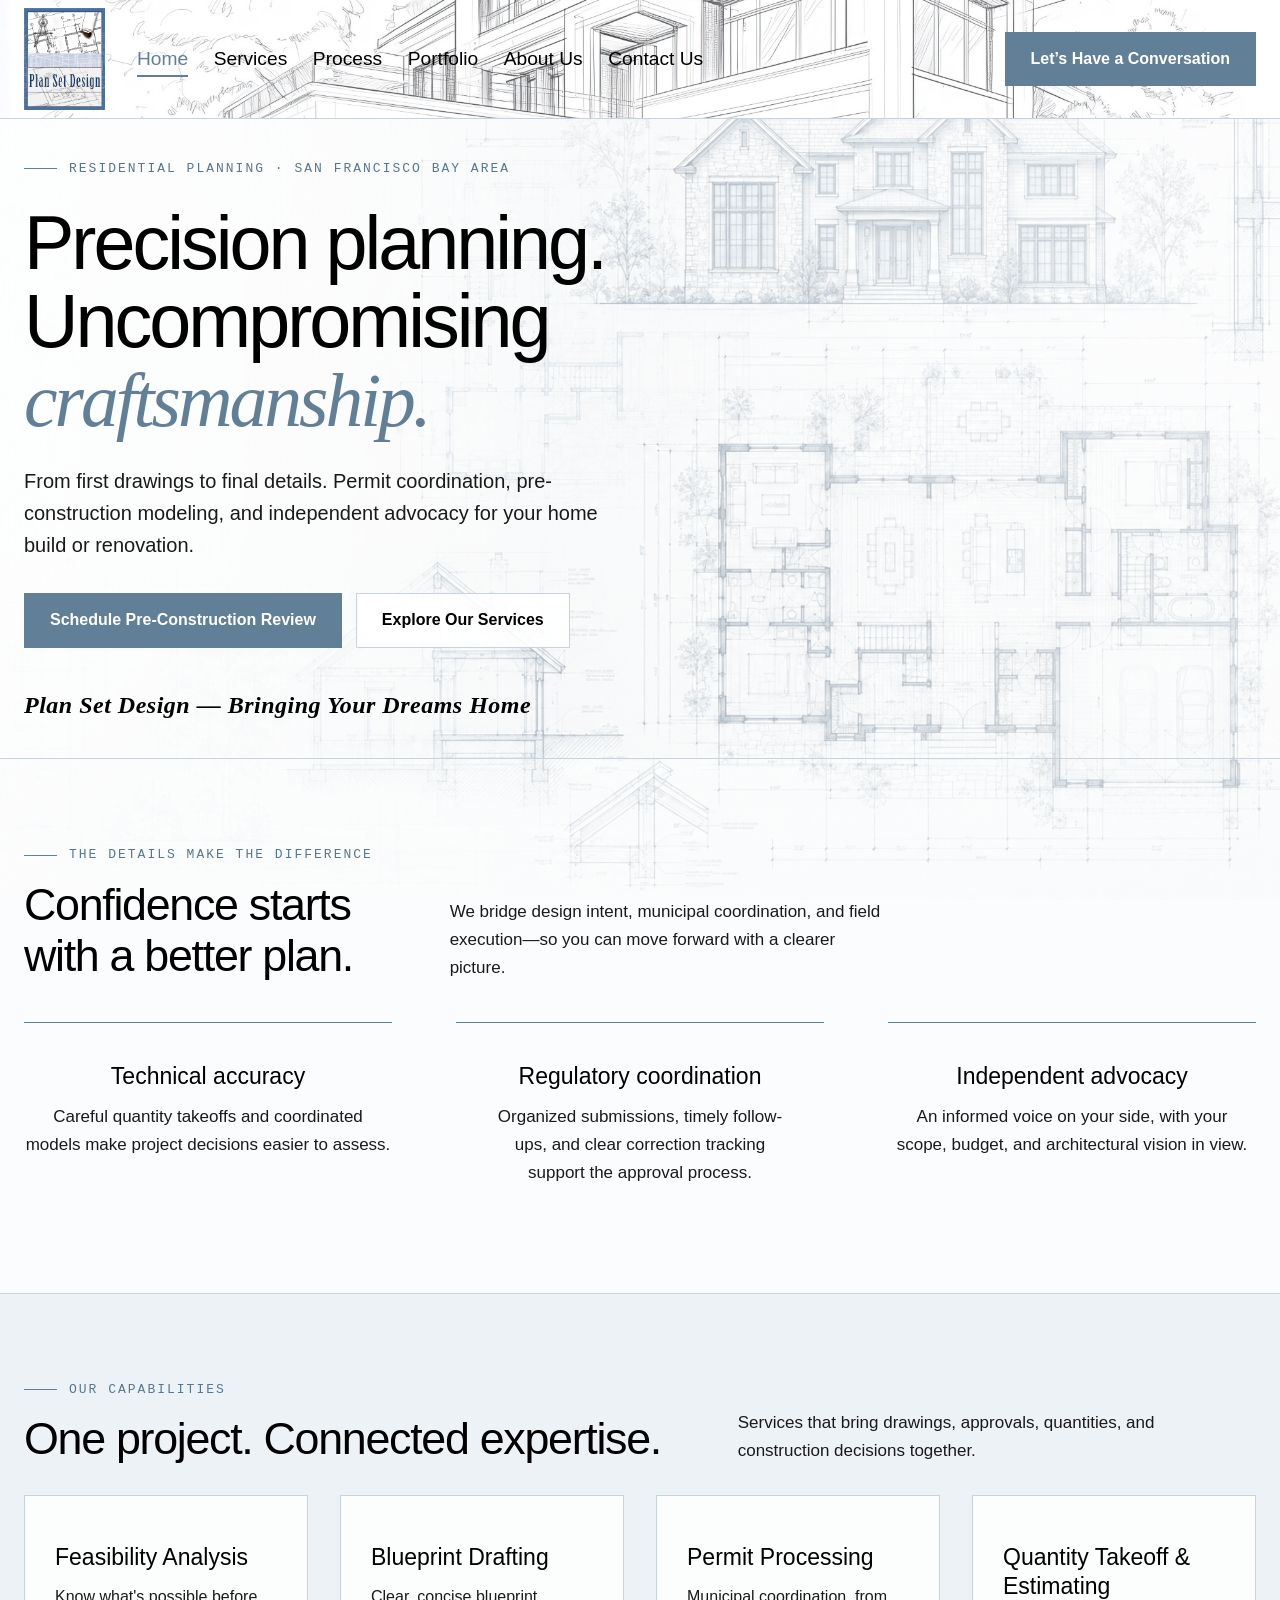
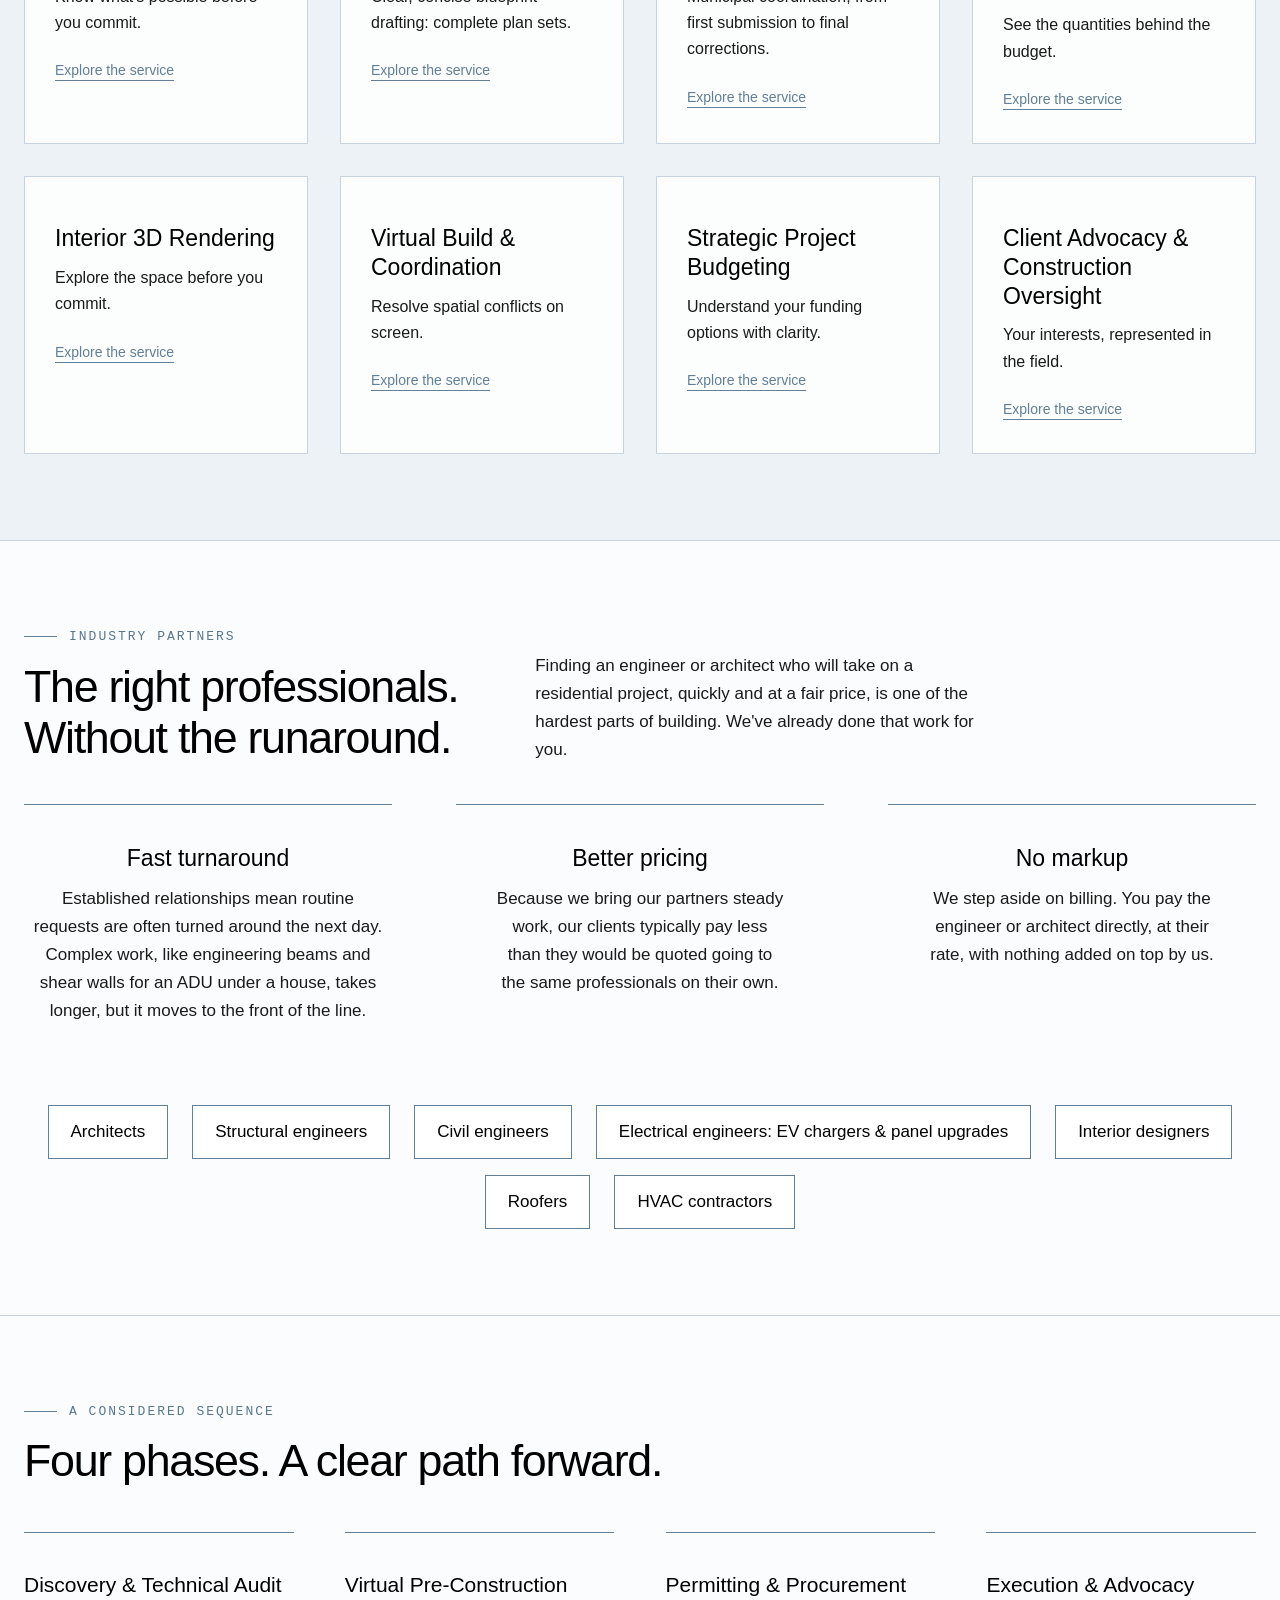
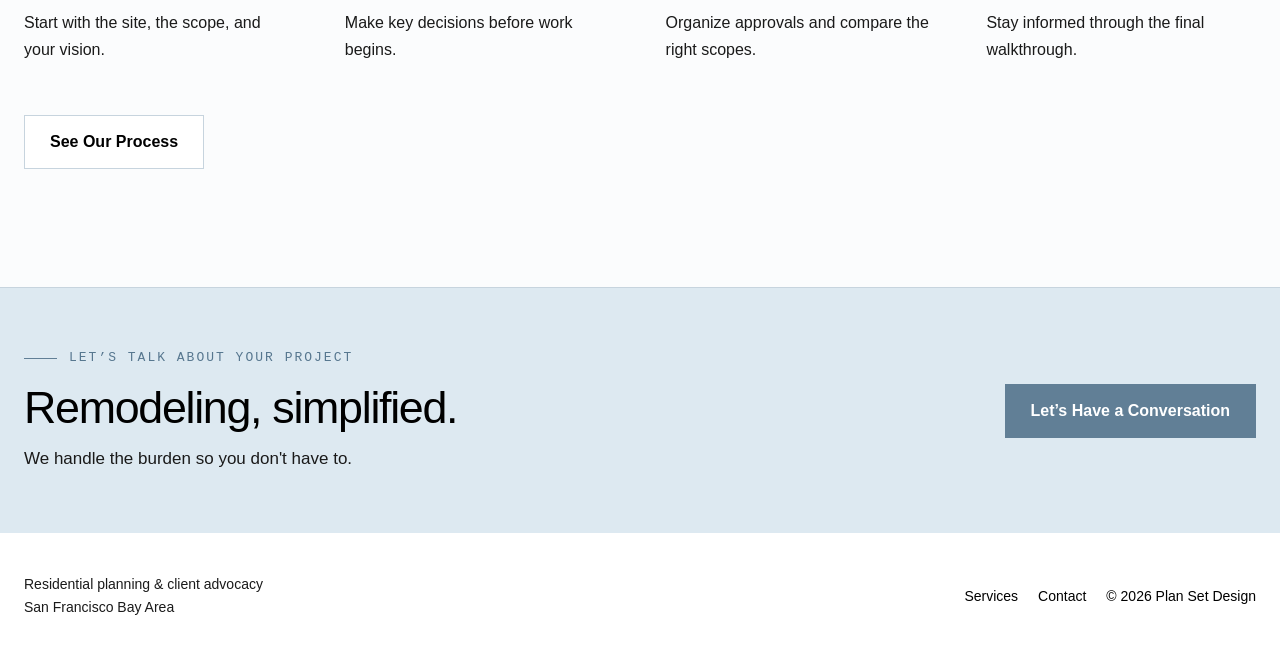
<file: index.html>
<!doctype html>
<html lang="en">
  <head>
    <meta charset="utf-8">
    <meta name="viewport" content="width=device-width,initial-scale=1">
    <title>Plan Set Design</title>
    <meta name="description" content="Residential permit coordination, blueprint analysis, quantity takeoffs, rendering, BIM modeling, and independent client advocacy in the San Francisco Bay Area.">
    <link rel="icon" type="image/svg+xml" href="data:image/svg+xml,%3Csvg xmlns=%27http://www.w3.org/2000/svg%27 viewBox=%270 0 32 32%27%3E%3Crect width=%2732%27 height=%2732%27 fill=%27%23617f96%27/%3E%3Ctext x=%279%27 y=%2724%27 font-family=%27Arial%27 font-size=%2724%27 fill=%27white%27%3EP%3C/text%3E%3C/svg%3E">
    <link rel="preconnect" href="https://fonts.googleapis.com"><link rel="preconnect" href="https://fonts.gstatic.com" crossorigin><link rel="stylesheet" href="https://fonts.googleapis.com/css2?family=Dancing+Script:wght@700&display=swap">
    <link rel="stylesheet" href="styles.css">
    <script src="script.js" defer></script>
  </head>
  <body>
    <header>
      <div class="header-inner">
        <a class="brand" href="index.html" aria-label="Plan Set Design home"><img class="brand-logo" src="logo.png" alt="Plan Set Design logo"></a>
        <button class="menu-button" aria-expanded="false" aria-controls="navigation">Menu</button>
        <nav id="navigation">
          <a href="index.html" class="active" aria-current="page">Home</a>
          <a href="services/index.html" class="">Services</a>
          <a href="process/index.html" class="">Process</a>
          <a href="portfolio/index.html" class="">Portfolio</a>
          <a href="about/index.html" class="">About Us</a>
          <a href="contact/index.html" class="">Contact Us</a>
        </nav>
        <a class="btn header-cta" href="contact/index.html">Let&rsquo;s Have a Conversation</a>
      </div>
    </header>
    <main>
      <section class="hero">
        <div class="container hero-layout">
          <div>
            <div class="eyebrow">
              Residential planning · San Francisco Bay Area
            </div>
            <h1>Precision planning.<br>Uncompromising<br><em>craftsmanship.</em></h1>
            <p>From first drawings to final details. Permit coordination, pre-construction modeling, and independent advocacy for your home build or renovation.</p>
            <div class="actions">
              <a class="btn" href="contact/index.html">Schedule Pre-Construction Review</a>
              <a class="btn secondary" href="services/index.html">Explore Our Services</a>
            </div>
            <div class="hero-note">
              Plan Set Design — Bringing Your Dreams Home
            </div>
          </div>
        </div>
      </section>
      <section class="section">
        <div class="container">
          <div class="section-head">
            <div>
              <div class="eyebrow">
                The details make the difference
              </div>
              <h2>Confidence starts<br>with a better plan.</h2>
            </div>
            <p>We bridge design intent, municipal coordination, and field execution—so you can move forward with a clearer picture.</p>
          </div>
          <div class="pillars">
            <article class="pillar">
              <h3>Technical accuracy</h3>
              <p>Careful quantity takeoffs and coordinated models make project decisions easier to assess.</p>
            </article>
            <article class="pillar">
              <h3>Regulatory coordination</h3>
              <p>Organized submissions, timely follow-ups, and clear correction tracking support the approval process.</p>
            </article>
            <article class="pillar">
              <h3>Independent advocacy</h3>
              <p>An informed voice on your side, with your scope, budget, and architectural vision in view.</p>
            </article>
          </div>
        </div>
      </section>
      <section class="section tint">
        <div class="container">
          <div class="section-head">
            <div>
              <div class="eyebrow">
                Our capabilities
              </div>
              <h2>One project. Connected expertise.</h2>
            </div>
            <p>Services that bring drawings, approvals, quantities, and construction decisions together.</p>
          </div>
          <div class="grid">
            <a class="card" href="services/index.html#feasibility-analysis">
              <h3>Feasibility Analysis</h3>
              <p>Know what's possible before you commit.</p>
              <span class="link">Explore the service</span>
            </a>
            <a class="card" href="services/index.html#blueprint-analysis">
              <h3>Blueprint Drafting</h3>
              <p>Clear, concise blueprint drafting: complete plan sets.</p>
              <span class="link">Explore the service</span>
            </a>
            <a class="card" href="services/index.html#permit-processing">
              <h3>Permit Processing</h3>
              <p>Municipal coordination, from first submission to final corrections.</p>
              <span class="link">Explore the service</span>
            </a>
            <a class="card" href="services/index.html#quantity-takeoff">
              <h3>Quantity Takeoff & Estimating</h3>
              <p>See the quantities behind the budget.</p>
              <span class="link">Explore the service</span>
            </a>
            <a class="card" href="services/index.html#3d-rendering">
              <h3>Interior 3D Rendering</h3>
              <p>Explore the space before you commit.</p>
              <span class="link">Explore the service</span>
            </a>
            <a class="card" href="services/index.html#bim-modeling">
              <h3>Virtual Build & Coordination</h3>
              <p>Resolve spatial conflicts on screen.</p>
              <span class="link">Explore the service</span>
            </a>
            <a class="card" href="services/index.html#financial-exploration">
              <h3>Strategic Project Budgeting</h3>
              <p>Understand your funding options with clarity.</p>
              <span class="link">Explore the service</span>
            </a>
            <a class="card" href="services/index.html#client-advocacy">
              <h3>Client Advocacy & Construction Oversight</h3>
              <p>Your interests, represented in the field.</p>
              <span class="link">Explore the service</span>
            </a>
          </div>
        </div>
      </section>
      <section class="section">
        <div class="container">
          <div class="section-head">
            <div>
              <div class="eyebrow">
                Industry partners
              </div>
              <h2>The right professionals.<br>Without the runaround.</h2>
            </div>
            <p>Finding an engineer or architect who will take on a residential project, quickly and at a fair price, is one of the hardest parts of building. We've already done that work for you.</p>
          </div>
          <div class="pillars">
            <article class="pillar">
              <h3>Fast turnaround</h3>
              <p>Established relationships mean routine requests are often turned around the next day. Complex work, like engineering beams and shear walls for an ADU under a house, takes longer, but it moves to the front of the line.</p>
            </article>
            <article class="pillar">
              <h3>Better pricing</h3>
              <p>Because we bring our partners steady work, our clients typically pay less than they would be quoted going to the same professionals on their own.</p>
            </article>
            <article class="pillar">
              <h3>No markup</h3>
              <p>We step aside on billing. You pay the engineer or architect directly, at their rate, with nothing added on top by us.</p>
            </article>
          </div>
          <ul class="partner-list">
            <li>Architects</li>
            <li>Structural engineers</li>
            <li>Civil engineers</li>
            <li>Electrical engineers: EV chargers &amp; panel upgrades</li>
            <li>Interior designers</li>
            <li>Roofers</li>
            <li>HVAC contractors</li>
          </ul>
        </div>
      </section>
      <section class="section">
        <div class="container">
          <div class="eyebrow">
            A considered sequence
          </div>
          <h2>Four phases. A clear path forward.</h2>
          <div class="steps">
            <article class="step">
              <h3>Discovery & Technical Audit</h3>
              <p>Start with the site, the scope, and your vision.</p>
            </article>
            <article class="step">
              <h3>Virtual Pre-Construction</h3>
              <p>Make key decisions before work begins.</p>
            </article>
            <article class="step">
              <h3>Permitting & Procurement</h3>
              <p>Organize approvals and compare the right scopes.</p>
            </article>
            <article class="step">
              <h3>Execution & Advocacy</h3>
              <p>Stay informed through the final walkthrough.</p>
            </article>
          </div>
          <div class="actions">
            <a class="btn secondary" href="process/index.html">See Our Process</a>
          </div>
        </div>
      </section>
      <section class="cta">
        <div class="container">
          <div>
            <div class="eyebrow">
              Let’s talk about your project
            </div>
            <h2>Remodeling, simplified.</h2>
            <p>We handle the burden so you don't have to.</p>
          </div>
          <a class="btn" href="contact/index.html">Let&rsquo;s Have a Conversation</a>
        </div>
      </section>
    </main>
    <footer>
      <div class="container footer-inner">
        <p>Residential planning & client advocacy<br>San Francisco Bay Area</p>
        <div class="footer-links">
          <a href="services/index.html">Services</a>
          <a href="contact/index.html">Contact</a>
          <span>© 2026 Plan Set Design</span>
        </div>
      </div>
    </footer>
  </body>
</html>
</file>
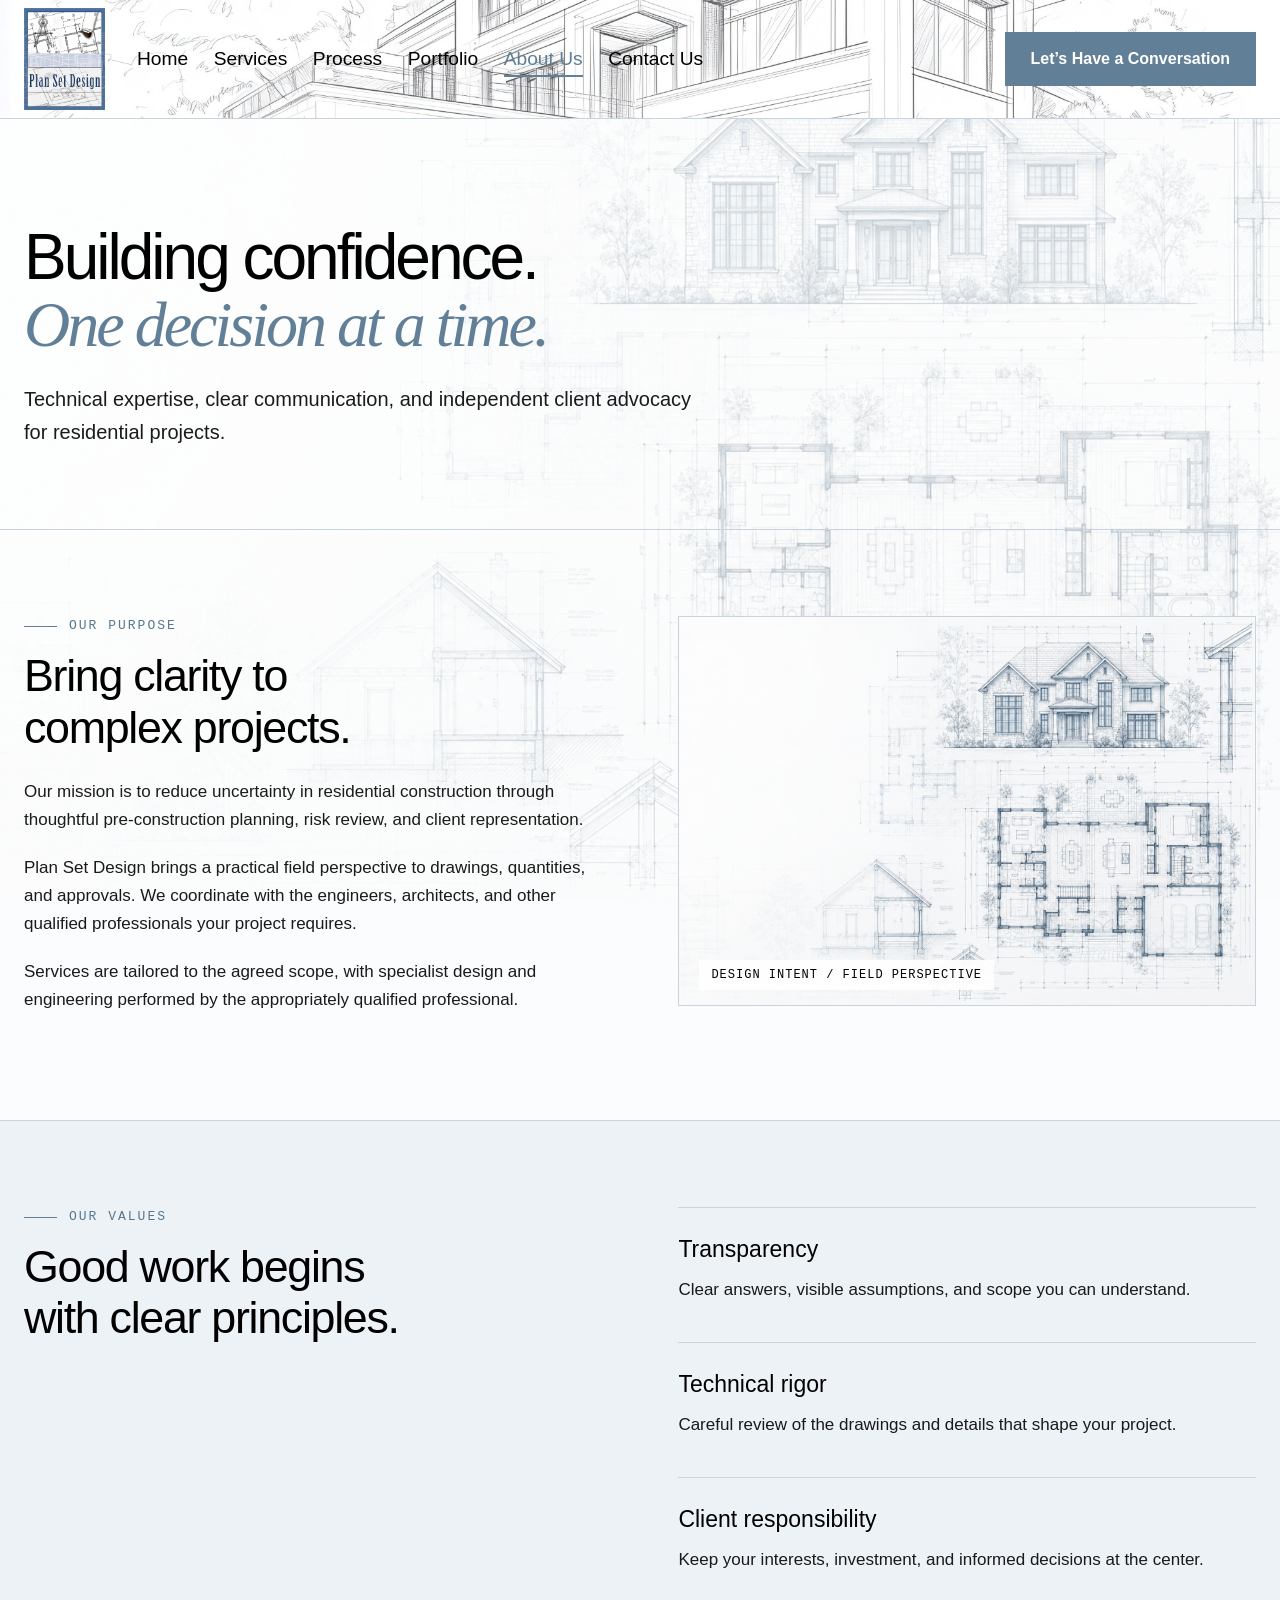
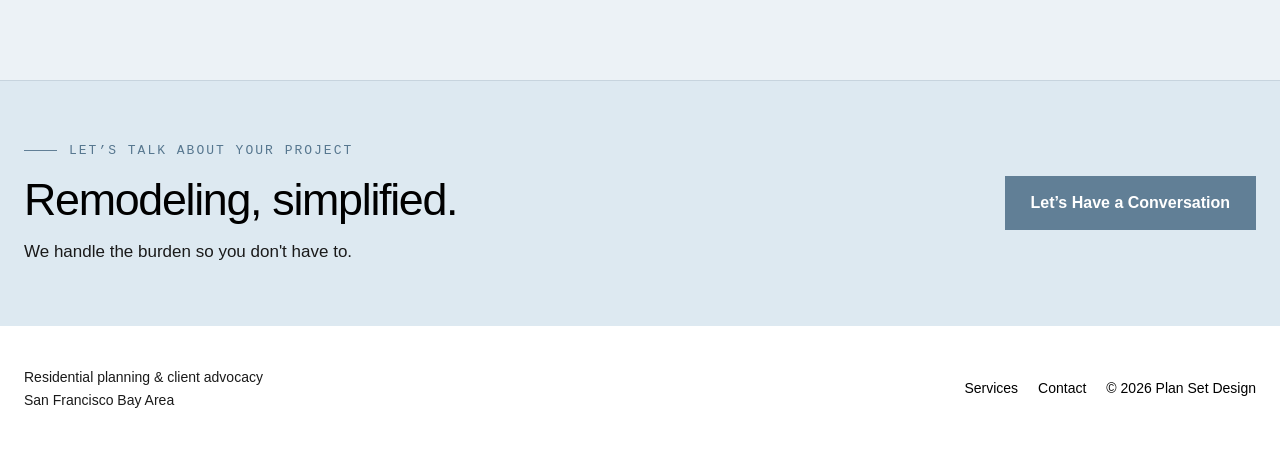
<file: about/index.html>
<!doctype html>
<html lang="en">
  <head>
    <meta charset="utf-8">
    <meta name="viewport" content="width=device-width,initial-scale=1">
    <title>About Us | Plan Set Design</title>
    <meta name="description" content="Residential permit coordination, blueprint analysis, quantity takeoffs, rendering, BIM modeling, and independent client advocacy in the San Francisco Bay Area.">
    <link rel="icon" type="image/svg+xml" href="data:image/svg+xml,%3Csvg xmlns=%27http://www.w3.org/2000/svg%27 viewBox=%270 0 32 32%27%3E%3Crect width=%2732%27 height=%2732%27 fill=%27%23617f96%27/%3E%3Ctext x=%279%27 y=%2724%27 font-family=%27Arial%27 font-size=%2724%27 fill=%27white%27%3EP%3C/text%3E%3C/svg%3E">
    <link rel="preconnect" href="https://fonts.googleapis.com"><link rel="preconnect" href="https://fonts.gstatic.com" crossorigin><link rel="stylesheet" href="https://fonts.googleapis.com/css2?family=Dancing+Script:wght@700&display=swap">
    <link rel="stylesheet" href="../styles.css">
    <script src="../script.js" defer></script>
  </head>
  <body>
    <header>
      <div class="header-inner">
        <a class="brand" href="../index.html" aria-label="Plan Set Design home"><img class="brand-logo" src="../logo.png" alt="Plan Set Design logo"></a>
        <button class="menu-button" aria-expanded="false" aria-controls="navigation">Menu</button>
        <nav id="navigation">
          <a href="../index.html" class="">Home</a>
          <a href="../services/index.html" class="">Services</a>
          <a href="../process/index.html" class="">Process</a>
          <a href="../portfolio/index.html" class="">Portfolio</a>
          <a href="../about/index.html" class="active" aria-current="page">About Us</a>
          <a href="../contact/index.html" class="">Contact Us</a>
        </nav>
        <a class="btn header-cta" href="../contact/index.html">Let&rsquo;s Have a Conversation</a>
      </div>
    </header>
    <main>
      <section class="page-hero">
        <div class="container">
          <h1>Building confidence.<br><em>One decision at a time.</em></h1>
          <p>Technical expertise, clear communication, and independent client advocacy for residential projects.</p>
        </div>
      </section>
      <section class="section">
        <div class="container split">
          <div>
            <div class="eyebrow">
              Our purpose
            </div>
            <h2>Bring clarity to<br>complex projects.</h2>
            <p>Our mission is to reduce uncertainty in residential construction through thoughtful pre-construction planning, risk review, and client representation.</p>
            <p>Plan Set Design brings a practical field perspective to drawings, quantities, and approvals. We coordinate with the engineers, architects, and other qualified professionals your project requires.</p>
            <p>Services are tailored to the agreed scope, with specialist design and engineering performed by the appropriately qualified professional.</p>
          </div>
          <div class="drawing" role="img" aria-label="Residential plan and elevation sketch">
            <span class="drawing-label">DESIGN INTENT / FIELD PERSPECTIVE</span>
          </div>
        </div>
      </section>
      <section class="section tint">
        <div class="container split">
          <div>
            <div class="eyebrow">
              Our values
            </div>
            <h2>Good work begins<br>with clear principles.</h2>
          </div>
          <div class="values">
            <article>
              <h3>Transparency</h3>
              <p>Clear answers, visible assumptions, and scope you can understand.</p>
            </article>
            <article>
              <h3>Technical rigor</h3>
              <p>Careful review of the drawings and details that shape your project.</p>
            </article>
            <article>
              <h3>Client responsibility</h3>
              <p>Keep your interests, investment, and informed decisions at the center.</p>
            </article>
          </div>
        </div>
      </section>
      <section class="cta">
        <div class="container">
          <div>
            <div class="eyebrow">
              Let’s talk about your project
            </div>
            <h2>Remodeling, simplified.</h2>
            <p>We handle the burden so you don't have to.</p>
          </div>
          <a class="btn" href="../contact/index.html">Let&rsquo;s Have a Conversation</a>
        </div>
      </section>
    </main>
    <footer>
      <div class="container footer-inner">
        <p>Residential planning & client advocacy<br>San Francisco Bay Area</p>
        <div class="footer-links">
          <a href="../services/index.html">Services</a>
          <a href="../contact/index.html">Contact</a>
          <span>© 2026 Plan Set Design</span>
        </div>
      </div>
    </footer>
  </body>
</html>
</file>
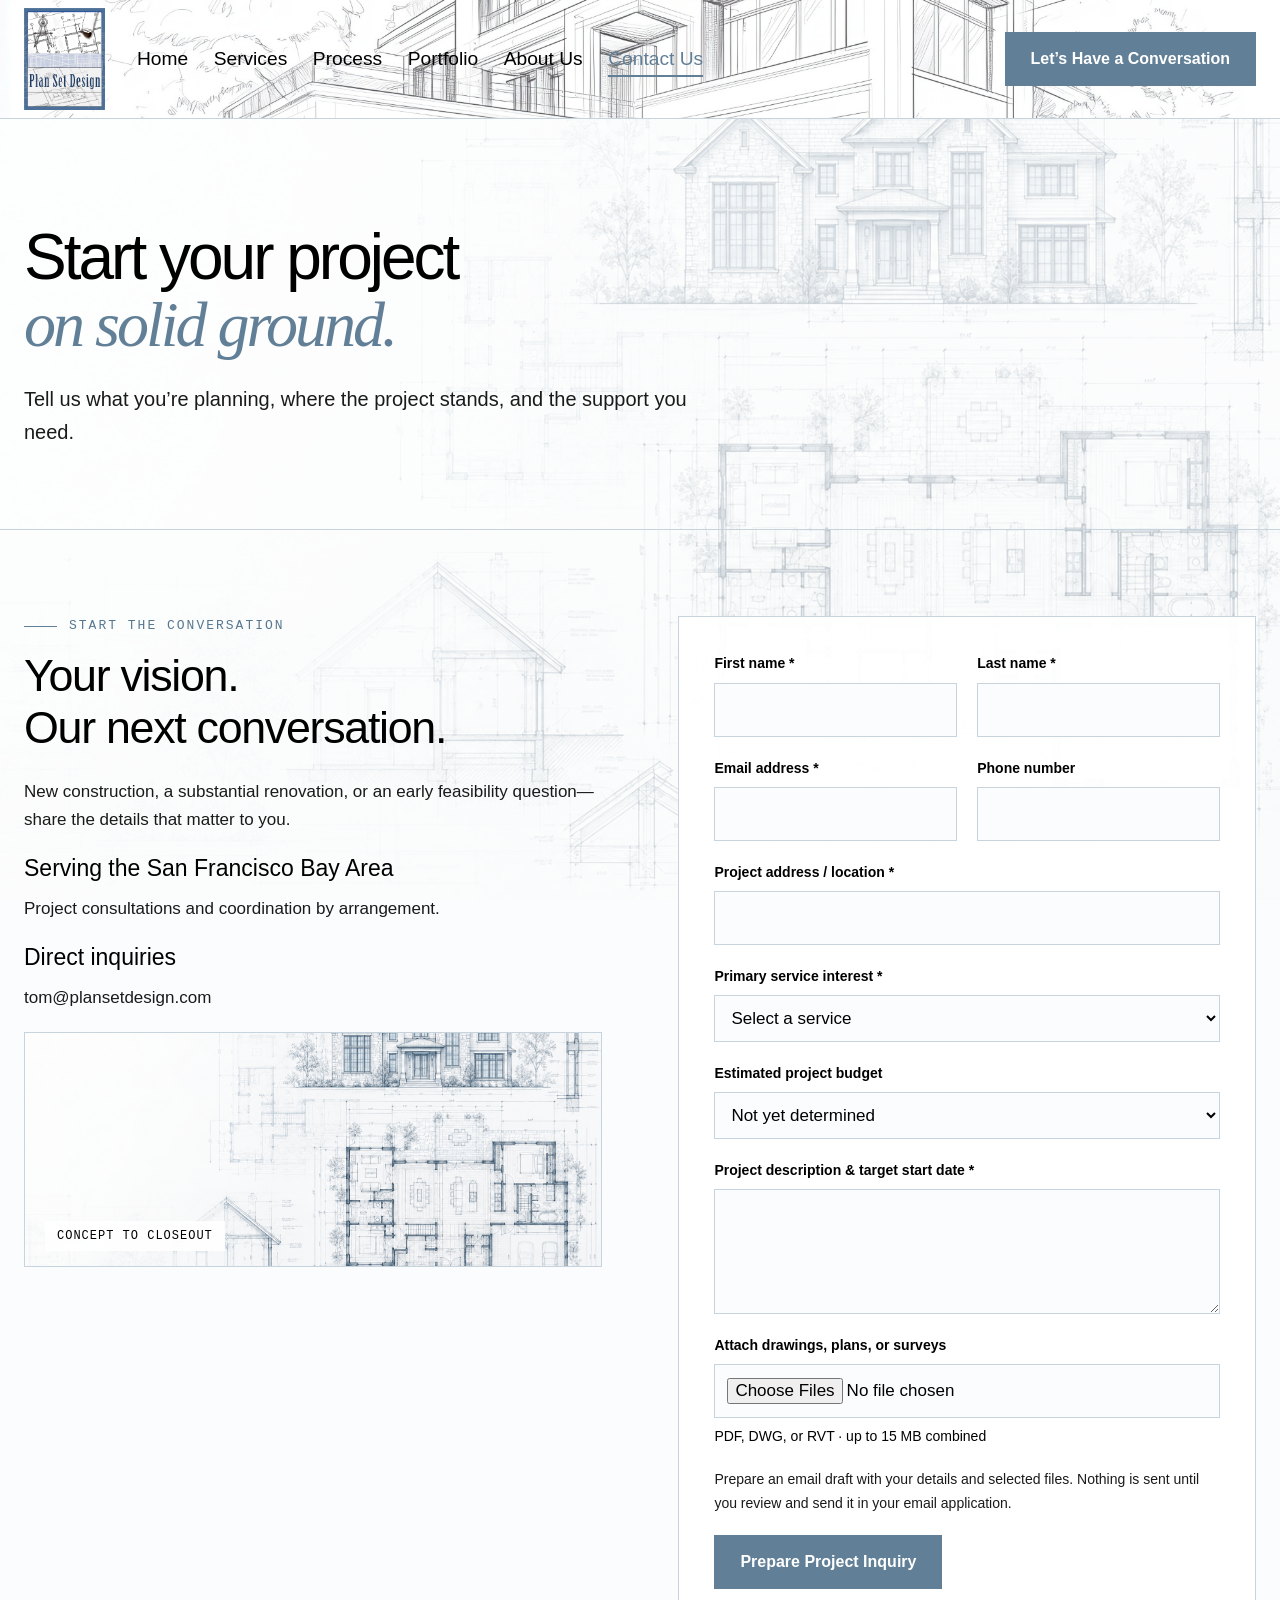
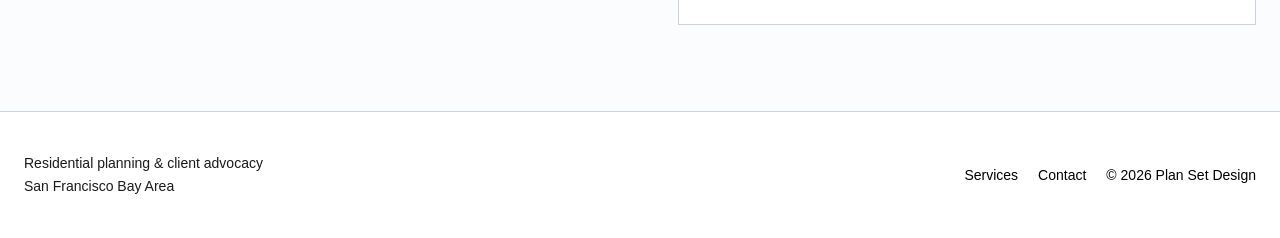
<file: contact/index.html>
<!doctype html>
<html lang="en">
  <head>
    <meta charset="utf-8">
    <meta name="viewport" content="width=device-width,initial-scale=1">
    <title>Contact Us | Plan Set Design</title>
    <meta name="description" content="Residential permit coordination, blueprint analysis, quantity takeoffs, rendering, BIM modeling, and independent client advocacy in the San Francisco Bay Area.">
    <link rel="icon" type="image/svg+xml" href="data:image/svg+xml,%3Csvg xmlns=%27http://www.w3.org/2000/svg%27 viewBox=%270 0 32 32%27%3E%3Crect width=%2732%27 height=%2732%27 fill=%27%23617f96%27/%3E%3Ctext x=%279%27 y=%2724%27 font-family=%27Arial%27 font-size=%2724%27 fill=%27white%27%3EP%3C/text%3E%3C/svg%3E">
    <link rel="preconnect" href="https://fonts.googleapis.com"><link rel="preconnect" href="https://fonts.gstatic.com" crossorigin><link rel="stylesheet" href="https://fonts.googleapis.com/css2?family=Dancing+Script:wght@700&display=swap">
    <link rel="stylesheet" href="../styles.css">
    <script src="../script.js" defer></script>
  </head>
  <body>
    <header>
      <div class="header-inner">
        <a class="brand" href="../index.html" aria-label="Plan Set Design home"><img class="brand-logo" src="../logo.png" alt="Plan Set Design logo"></a>
        <button class="menu-button" aria-expanded="false" aria-controls="navigation">Menu</button>
        <nav id="navigation">
          <a href="../index.html" class="">Home</a>
          <a href="../services/index.html" class="">Services</a>
          <a href="../process/index.html" class="">Process</a>
          <a href="../portfolio/index.html" class="">Portfolio</a>
          <a href="../about/index.html" class="">About Us</a>
          <a href="../contact/index.html" class="active" aria-current="page">Contact Us</a>
        </nav>
        <a class="btn header-cta" href="../contact/index.html">Let&rsquo;s Have a Conversation</a>
      </div>
    </header>
    <main>
      <section class="page-hero">
        <div class="container">
          <h1>Start your project<br><em>on solid ground.</em></h1>
          <p>Tell us what you’re planning, where the project stands, and the support you need.</p>
        </div>
      </section>
      <section class="section">
        <div class="container split">
          <div>
            <div class="eyebrow">
              Start the conversation
            </div>
            <h2>Your vision.<br>Our next conversation.</h2>
            <p>New construction, a substantial renovation, or an early feasibility question—share the details that matter to you.</p>
            <h3>Serving the San Francisco Bay Area</h3>
            <p>Project consultations and coordination by arrangement.</p>
            <h3>Direct inquiries</h3>
            <p><a href="mailto:tom@plansetdesign.com">tom@plansetdesign.com</a></p>
            <div class="drawing" style="min-height:235px" role="img" aria-label="Architectural schematic sketch">
              <span class="drawing-label">CONCEPT TO CLOSEOUT</span>
            </div>
          </div>
          <div class="form-card">
            <form id="inquiry">
              <div class="form-grid">
                <div class="field">
                  <label for="first">First name *</label>
                  <input id="first" name="First name" autocomplete="given-name" required>
                </div>
                <div class="field">
                  <label for="last">Last name *</label>
                  <input id="last" name="Last name" autocomplete="family-name" required>
                </div>
                <div class="field">
                  <label for="email">Email address *</label>
                  <input id="email" name="Email" type="email" autocomplete="email" required>
                </div>
                <div class="field">
                  <label for="phone">Phone number</label>
                  <input id="phone" name="Phone" type="tel" autocomplete="tel">
                </div>
                <div class="field full">
                  <label for="location">Project address / location *</label>
                  <input id="location" name="Project location" autocomplete="street-address" required>
                </div>
                <div class="field full">
                  <label for="service">Primary service interest *</label>
                  <select id="service" name="Service" required>
                    <option value="">Select a service</option>
                    <option value="permit-processing">Permit Processing</option>
                    <option value="blueprint-analysis">Blueprint Drafting</option>
                    <option value="quantity-takeoff">Quantity Takeoff & Estimating</option>
                    <option value="3d-rendering">Interior 3D Rendering</option>
                    <option value="bim-modeling">Virtual Build & Coordination</option>
                    <option value="client-advocacy">Client Advocacy & Construction Oversight</option>
                    <option value="feasibility-analysis">Feasibility Analysis</option>
                    <option value="financial-exploration">Strategic Project Budgeting</option>
                    <option value="integrated">Full Integrated Pre-Con Services</option>
                  </select>
                </div>
                <div class="field full">
                  <label for="budget">Estimated project budget</label>
                  <select id="budget" name="Budget">
                    <option>Not yet determined</option>
                    <option>$250k – $500k</option>
                    <option>$500k – $1M</option>
                    <option>$1M – $3M</option>
                    <option>$3M+</option>
                  </select>
                </div>
                <div class="field full">
                  <label for="description">Project description & target start date *</label>
                  <textarea id="description" name="Project description" required></textarea>
                </div>
                <div class="field full">
                  <label for="drawings">Attach drawings, plans, or surveys</label>
                  <input id="drawings" type="file" accept=".pdf,.dwg,.rvt" multiple>
                  <span class="form-note" style="margin:0">PDF, DWG, or RVT · up to 15 MB combined</span>
                </div>
              </div>
              <p class="form-note">Prepare an email draft with your details and selected files. Nothing is sent until you review and send it in your email application.</p>
              <button class="btn" type="submit">Prepare Project Inquiry</button>
              <div id="form-result" hidden role="status" tabindex="-1">
              </div>
            </form>
          </div>
        </div>
      </section>
    </main>
    <footer>
      <div class="container footer-inner">
        <p>Residential planning & client advocacy<br>San Francisco Bay Area</p>
        <div class="footer-links">
          <a href="../services/index.html">Services</a>
          <a href="../contact/index.html">Contact</a>
          <span>© 2026 Plan Set Design</span>
        </div>
      </div>
    </footer>
  </body>
</html>
</file>
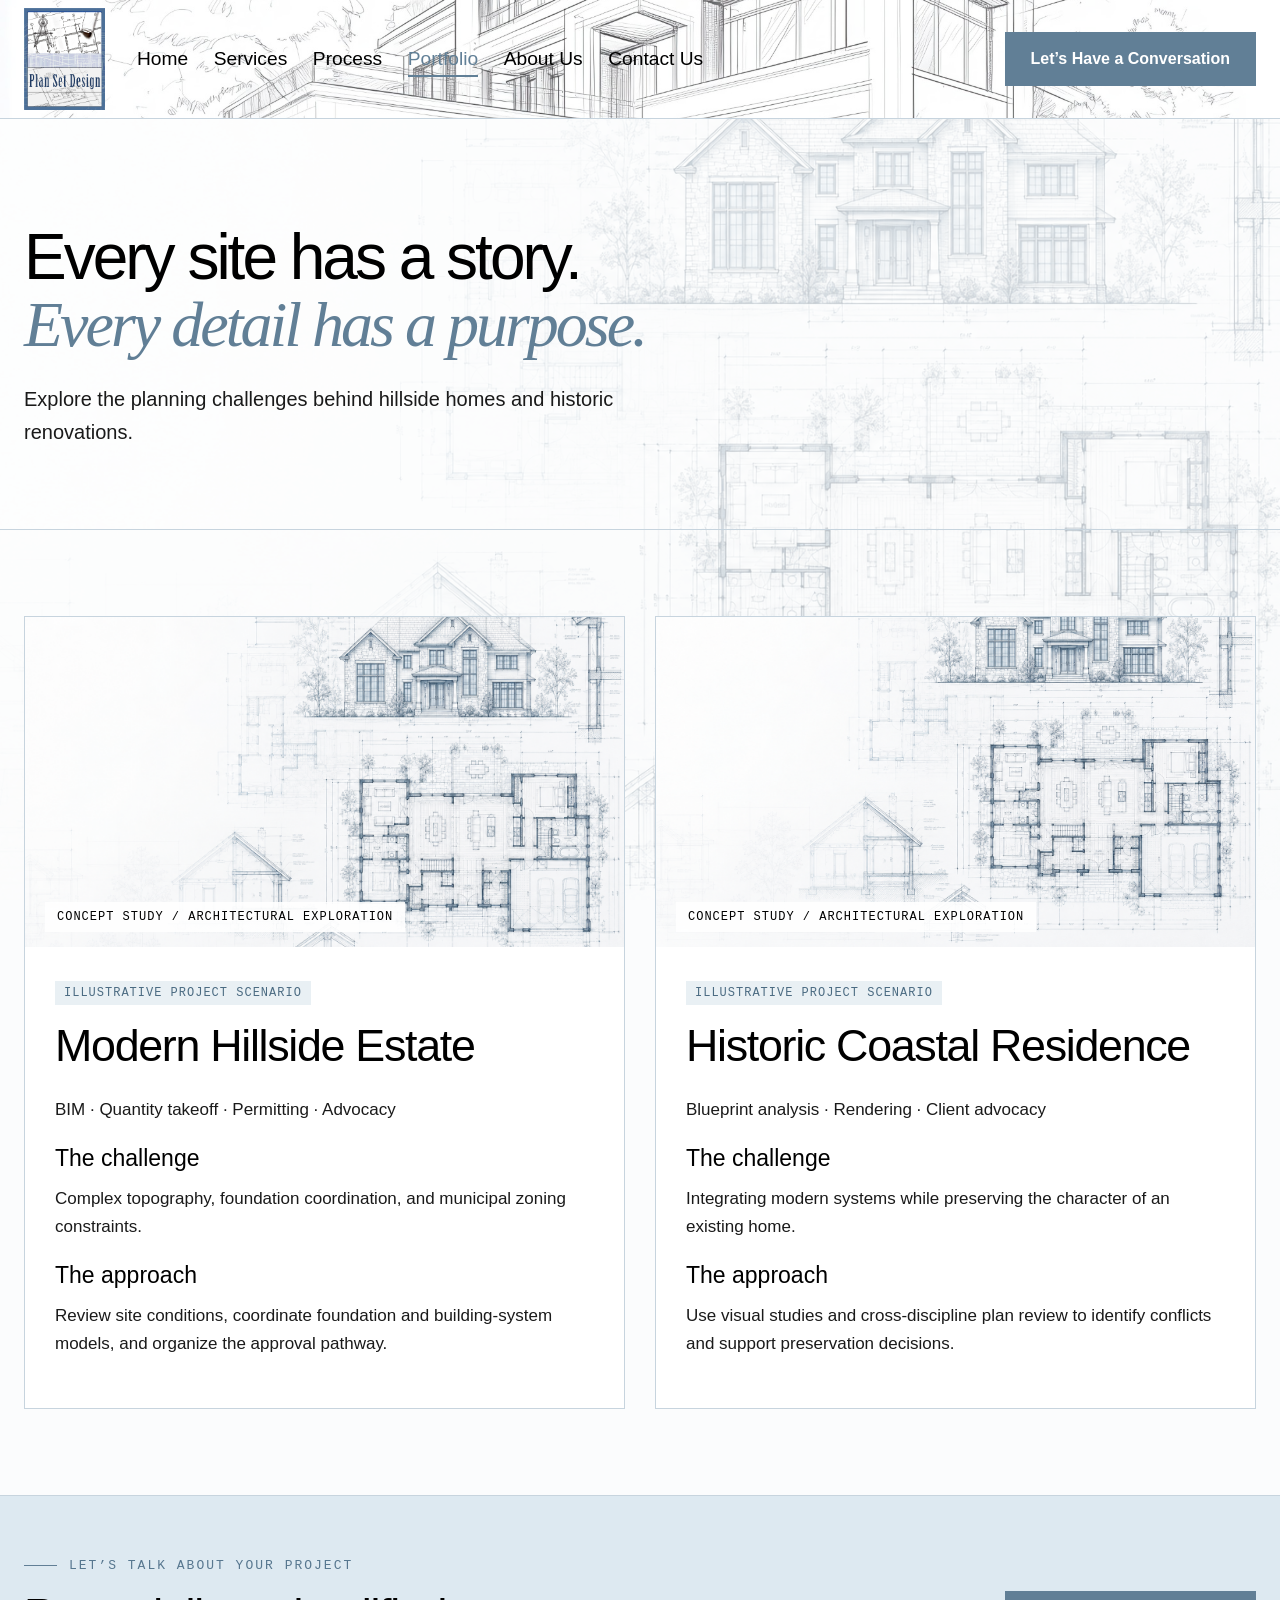
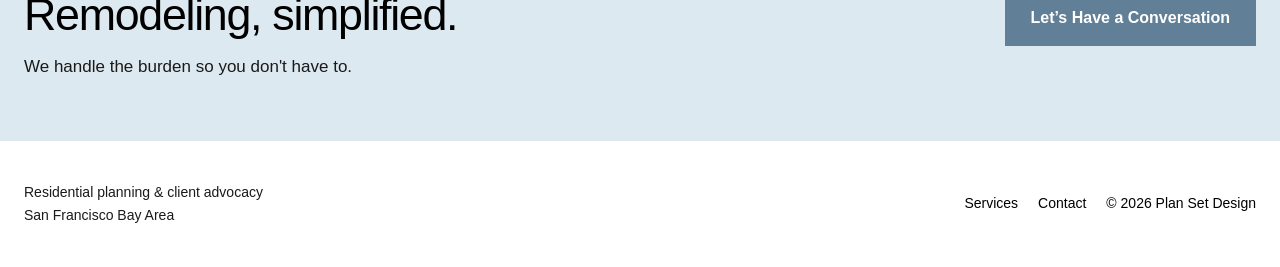
<file: portfolio/index.html>
<!doctype html>
<html lang="en">
  <head>
    <meta charset="utf-8">
    <meta name="viewport" content="width=device-width,initial-scale=1">
    <title>Portfolio | Plan Set Design</title>
    <meta name="description" content="Residential permit coordination, blueprint analysis, quantity takeoffs, rendering, BIM modeling, and independent client advocacy in the San Francisco Bay Area.">
    <link rel="icon" type="image/svg+xml" href="data:image/svg+xml,%3Csvg xmlns=%27http://www.w3.org/2000/svg%27 viewBox=%270 0 32 32%27%3E%3Crect width=%2732%27 height=%2732%27 fill=%27%23617f96%27/%3E%3Ctext x=%279%27 y=%2724%27 font-family=%27Arial%27 font-size=%2724%27 fill=%27white%27%3EP%3C/text%3E%3C/svg%3E">
    <link rel="preconnect" href="https://fonts.googleapis.com"><link rel="preconnect" href="https://fonts.gstatic.com" crossorigin><link rel="stylesheet" href="https://fonts.googleapis.com/css2?family=Dancing+Script:wght@700&display=swap">
    <link rel="stylesheet" href="../styles.css">
    <script src="../script.js" defer></script>
  </head>
  <body>
    <header>
      <div class="header-inner">
        <a class="brand" href="../index.html" aria-label="Plan Set Design home"><img class="brand-logo" src="../logo.png" alt="Plan Set Design logo"></a>
        <button class="menu-button" aria-expanded="false" aria-controls="navigation">Menu</button>
        <nav id="navigation">
          <a href="../index.html" class="">Home</a>
          <a href="../services/index.html" class="">Services</a>
          <a href="../process/index.html" class="">Process</a>
          <a href="../portfolio/index.html" class="active" aria-current="page">Portfolio</a>
          <a href="../about/index.html" class="">About Us</a>
          <a href="../contact/index.html" class="">Contact Us</a>
        </nav>
        <a class="btn header-cta" href="../contact/index.html">Let&rsquo;s Have a Conversation</a>
      </div>
    </header>
    <main>
      <section class="page-hero">
        <div class="container">
          <h1>Every site has a story.<br><em>Every detail has a purpose.</em></h1>
          <p>Explore the planning challenges behind hillside homes and historic renovations.</p>
        </div>
      </section>
      <section class="section">
        <div class="container">
          <div class="portfolio-grid">
            <article class="portfolio-card">
              <div class="drawing" role="img" aria-label="Illustrative residential architectural drawing">
                <span class="drawing-label">CONCEPT STUDY / ARCHITECTURAL EXPLORATION</span>
              </div>
              <div class="portfolio-copy">
                <span class="tag">ILLUSTRATIVE PROJECT SCENARIO</span>
                <h2>Modern Hillside Estate</h2>
                <p>BIM · Quantity takeoff · Permitting · Advocacy</p>
                <h3>The challenge</h3>
                <p>Complex topography, foundation coordination, and municipal zoning constraints.</p>
                <h3>The approach</h3>
                <p>Review site conditions, coordinate foundation and building-system models, and organize the approval pathway.</p>
              </div>
            </article>
            <article class="portfolio-card">
              <div class="drawing" role="img" aria-label="Illustrative residential architectural drawing">
                <span class="drawing-label">CONCEPT STUDY / ARCHITECTURAL EXPLORATION</span>
              </div>
              <div class="portfolio-copy">
                <span class="tag">ILLUSTRATIVE PROJECT SCENARIO</span>
                <h2>Historic Coastal Residence</h2>
                <p>Blueprint analysis · Rendering · Client advocacy</p>
                <h3>The challenge</h3>
                <p>Integrating modern systems while preserving the character of an existing home.</p>
                <h3>The approach</h3>
                <p>Use visual studies and cross-discipline plan review to identify conflicts and support preservation decisions.</p>
              </div>
            </article>
          </div>
        </div>
      </section>
      <section class="cta">
        <div class="container">
          <div>
            <div class="eyebrow">
              Let’s talk about your project
            </div>
            <h2>Remodeling, simplified.</h2>
            <p>We handle the burden so you don't have to.</p>
          </div>
          <a class="btn" href="../contact/index.html">Let&rsquo;s Have a Conversation</a>
        </div>
      </section>
    </main>
    <footer>
      <div class="container footer-inner">
        <p>Residential planning & client advocacy<br>San Francisco Bay Area</p>
        <div class="footer-links">
          <a href="../services/index.html">Services</a>
          <a href="../contact/index.html">Contact</a>
          <span>© 2026 Plan Set Design</span>
        </div>
      </div>
    </footer>
  </body>
</html>
</file>
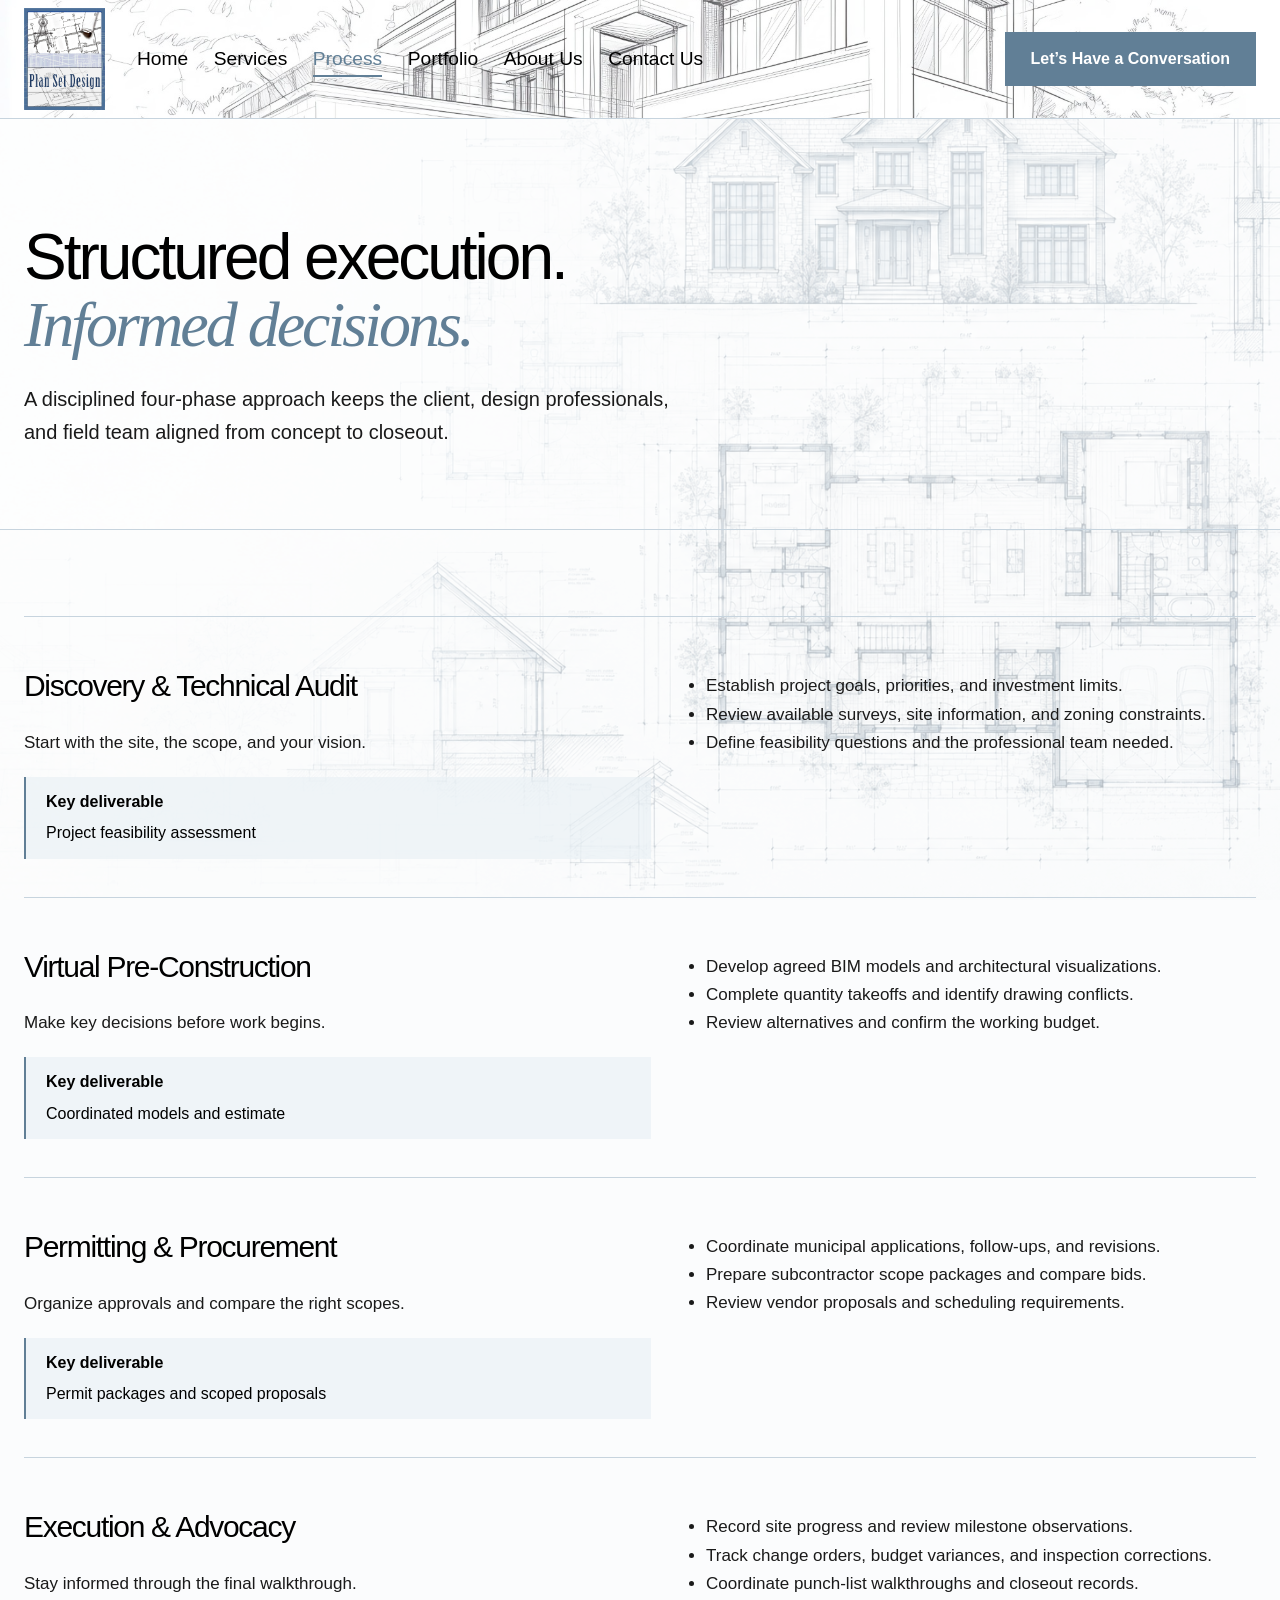
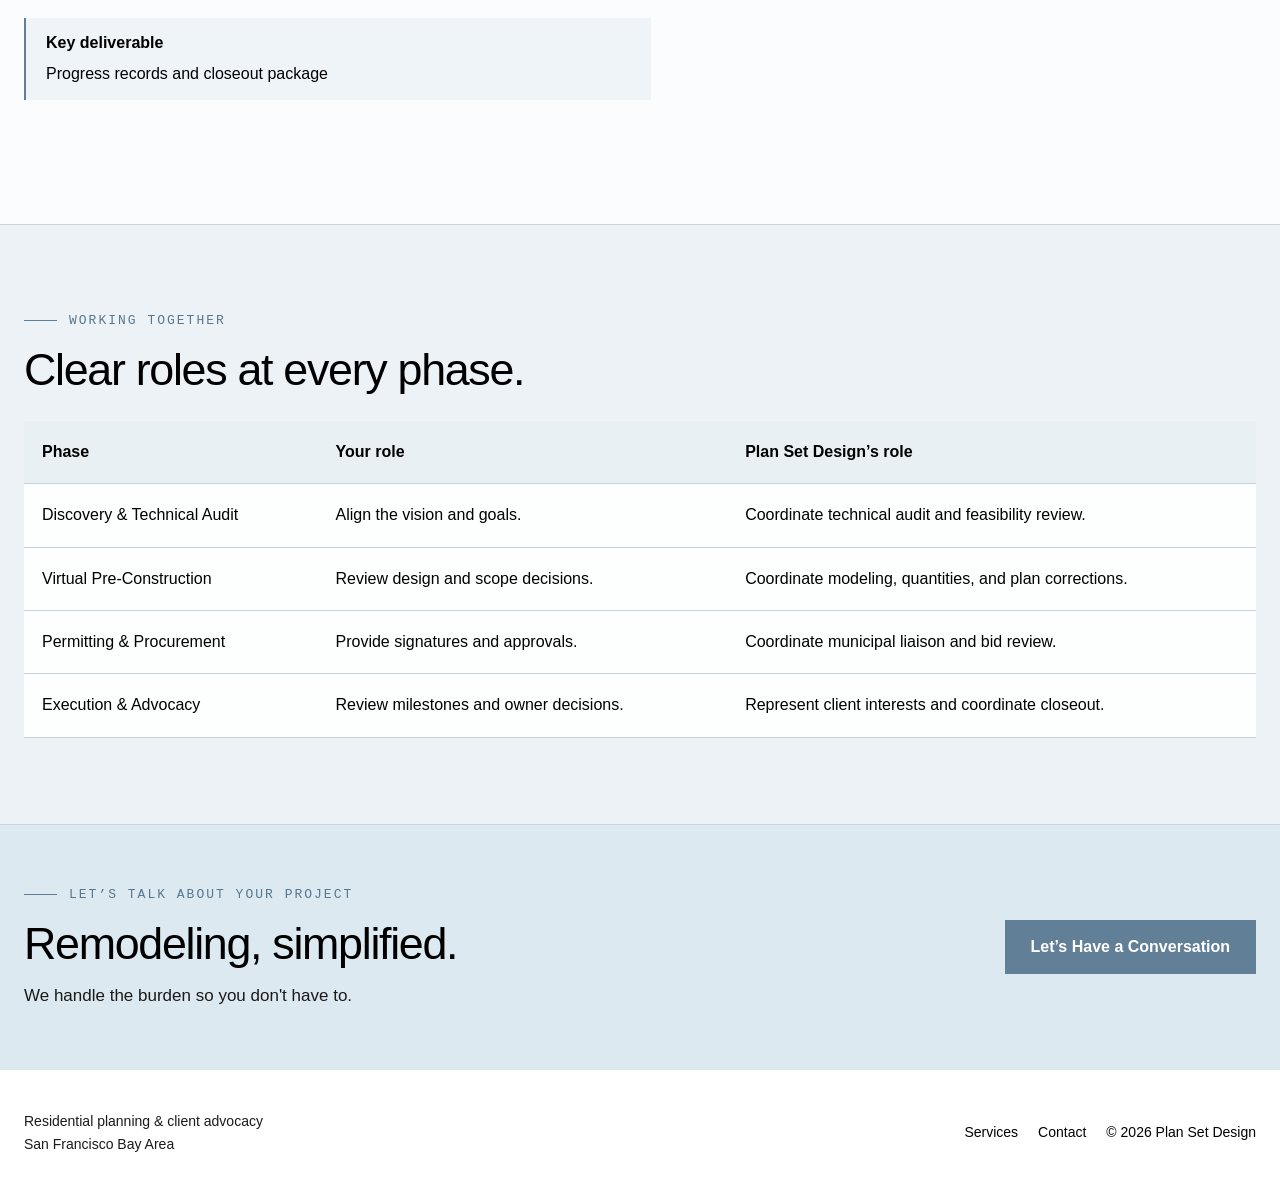
<file: process/index.html>
<!doctype html>
<html lang="en">
  <head>
    <meta charset="utf-8">
    <meta name="viewport" content="width=device-width,initial-scale=1">
    <title>Process | Plan Set Design</title>
    <meta name="description" content="Residential permit coordination, blueprint analysis, quantity takeoffs, rendering, BIM modeling, and independent client advocacy in the San Francisco Bay Area.">
    <link rel="icon" type="image/svg+xml" href="data:image/svg+xml,%3Csvg xmlns=%27http://www.w3.org/2000/svg%27 viewBox=%270 0 32 32%27%3E%3Crect width=%2732%27 height=%2732%27 fill=%27%23617f96%27/%3E%3Ctext x=%279%27 y=%2724%27 font-family=%27Arial%27 font-size=%2724%27 fill=%27white%27%3EP%3C/text%3E%3C/svg%3E">
    <link rel="preconnect" href="https://fonts.googleapis.com"><link rel="preconnect" href="https://fonts.gstatic.com" crossorigin><link rel="stylesheet" href="https://fonts.googleapis.com/css2?family=Dancing+Script:wght@700&display=swap">
    <link rel="stylesheet" href="../styles.css">
    <script src="../script.js" defer></script>
  </head>
  <body>
    <header>
      <div class="header-inner">
        <a class="brand" href="../index.html" aria-label="Plan Set Design home"><img class="brand-logo" src="../logo.png" alt="Plan Set Design logo"></a>
        <button class="menu-button" aria-expanded="false" aria-controls="navigation">Menu</button>
        <nav id="navigation">
          <a href="../index.html" class="">Home</a>
          <a href="../services/index.html" class="">Services</a>
          <a href="../process/index.html" class="active" aria-current="page">Process</a>
          <a href="../portfolio/index.html" class="">Portfolio</a>
          <a href="../about/index.html" class="">About Us</a>
          <a href="../contact/index.html" class="">Contact Us</a>
        </nav>
        <a class="btn header-cta" href="../contact/index.html">Let&rsquo;s Have a Conversation</a>
      </div>
    </header>
    <main>
      <section class="page-hero">
        <div class="container">
          <h1>Structured execution.<br><em>Informed decisions.</em></h1>
          <p>A disciplined four-phase approach keeps the client, design professionals, and field team aligned from concept to closeout.</p>
        </div>
      </section>
      <section class="section">
        <div class="container">
          <article class="process-row">
            <div>
              <h2>Discovery & Technical Audit</h2>
              <p>Start with the site, the scope, and your vision.</p>
              <div class="deliverable">
                <strong>Key deliverable</strong>Project feasibility assessment
              </div>
            </div>
            <ul>
              <li>Establish project goals, priorities, and investment limits.</li>
              <li>Review available surveys, site information, and zoning constraints.</li>
              <li>Define feasibility questions and the professional team needed.</li>
            </ul>
          </article>
          <article class="process-row">
            <div>
              <h2>Virtual Pre-Construction</h2>
              <p>Make key decisions before work begins.</p>
              <div class="deliverable">
                <strong>Key deliverable</strong>Coordinated models and estimate
              </div>
            </div>
            <ul>
              <li>Develop agreed BIM models and architectural visualizations.</li>
              <li>Complete quantity takeoffs and identify drawing conflicts.</li>
              <li>Review alternatives and confirm the working budget.</li>
            </ul>
          </article>
          <article class="process-row">
            <div>
              <h2>Permitting & Procurement</h2>
              <p>Organize approvals and compare the right scopes.</p>
              <div class="deliverable">
                <strong>Key deliverable</strong>Permit packages and scoped proposals
              </div>
            </div>
            <ul>
              <li>Coordinate municipal applications, follow-ups, and revisions.</li>
              <li>Prepare subcontractor scope packages and compare bids.</li>
              <li>Review vendor proposals and scheduling requirements.</li>
            </ul>
          </article>
          <article class="process-row">
            <div>
              <h2>Execution & Advocacy</h2>
              <p>Stay informed through the final walkthrough.</p>
              <div class="deliverable">
                <strong>Key deliverable</strong>Progress records and closeout package
              </div>
            </div>
            <ul>
              <li>Record site progress and review milestone observations.</li>
              <li>Track change orders, budget variances, and inspection corrections.</li>
              <li>Coordinate punch-list walkthroughs and closeout records.</li>
            </ul>
          </article>
        </div>
      </section>
      <section class="section tint">
        <div class="container">
          <div class="eyebrow">
            Working together
          </div>
          <h2>Clear roles at every phase.</h2>
          <div class="scroll-table">
            <table><thead><tr><th>Phase</th><th>Your role</th><th>Plan Set Design’s role</th></tr></thead><tbody><tr><td>Discovery & Technical Audit</td><td>Align the vision and goals.</td><td>Coordinate technical audit and feasibility review.</td></tr><tr><td>Virtual Pre-Construction</td><td>Review design and scope decisions.</td><td>Coordinate modeling, quantities, and plan corrections.</td></tr><tr><td>Permitting & Procurement</td><td>Provide signatures and approvals.</td><td>Coordinate municipal liaison and bid review.</td></tr><tr><td>Execution & Advocacy</td><td>Review milestones and owner decisions.</td><td>Represent client interests and coordinate closeout.</td></tr></tbody></table>
          </div>
        </div>
      </section>
      <section class="cta">
        <div class="container">
          <div>
            <div class="eyebrow">
              Let’s talk about your project
            </div>
            <h2>Remodeling, simplified.</h2>
            <p>We handle the burden so you don't have to.</p>
          </div>
          <a class="btn" href="../contact/index.html">Let&rsquo;s Have a Conversation</a>
        </div>
      </section>
    </main>
    <footer>
      <div class="container footer-inner">
        <p>Residential planning & client advocacy<br>San Francisco Bay Area</p>
        <div class="footer-links">
          <a href="../services/index.html">Services</a>
          <a href="../contact/index.html">Contact</a>
          <span>© 2026 Plan Set Design</span>
        </div>
      </div>
    </footer>
  </body>
</html>
</file>
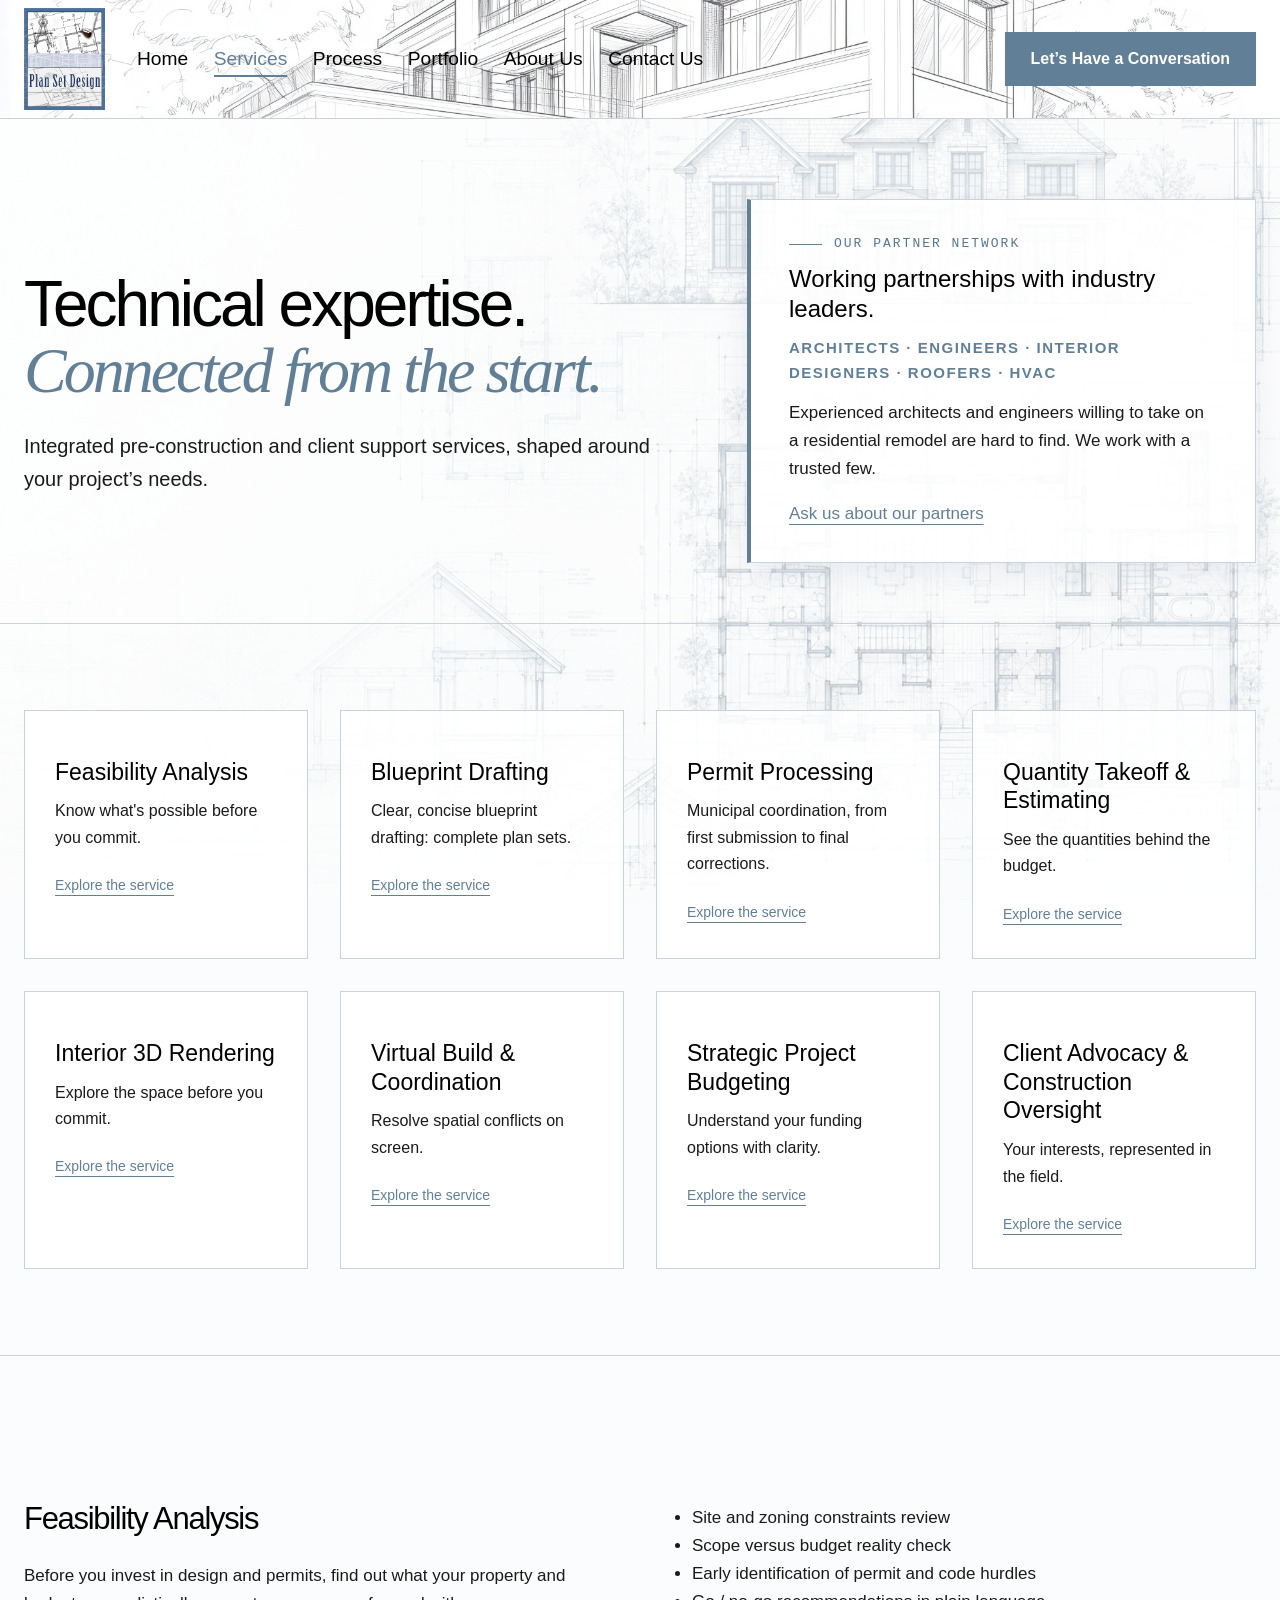
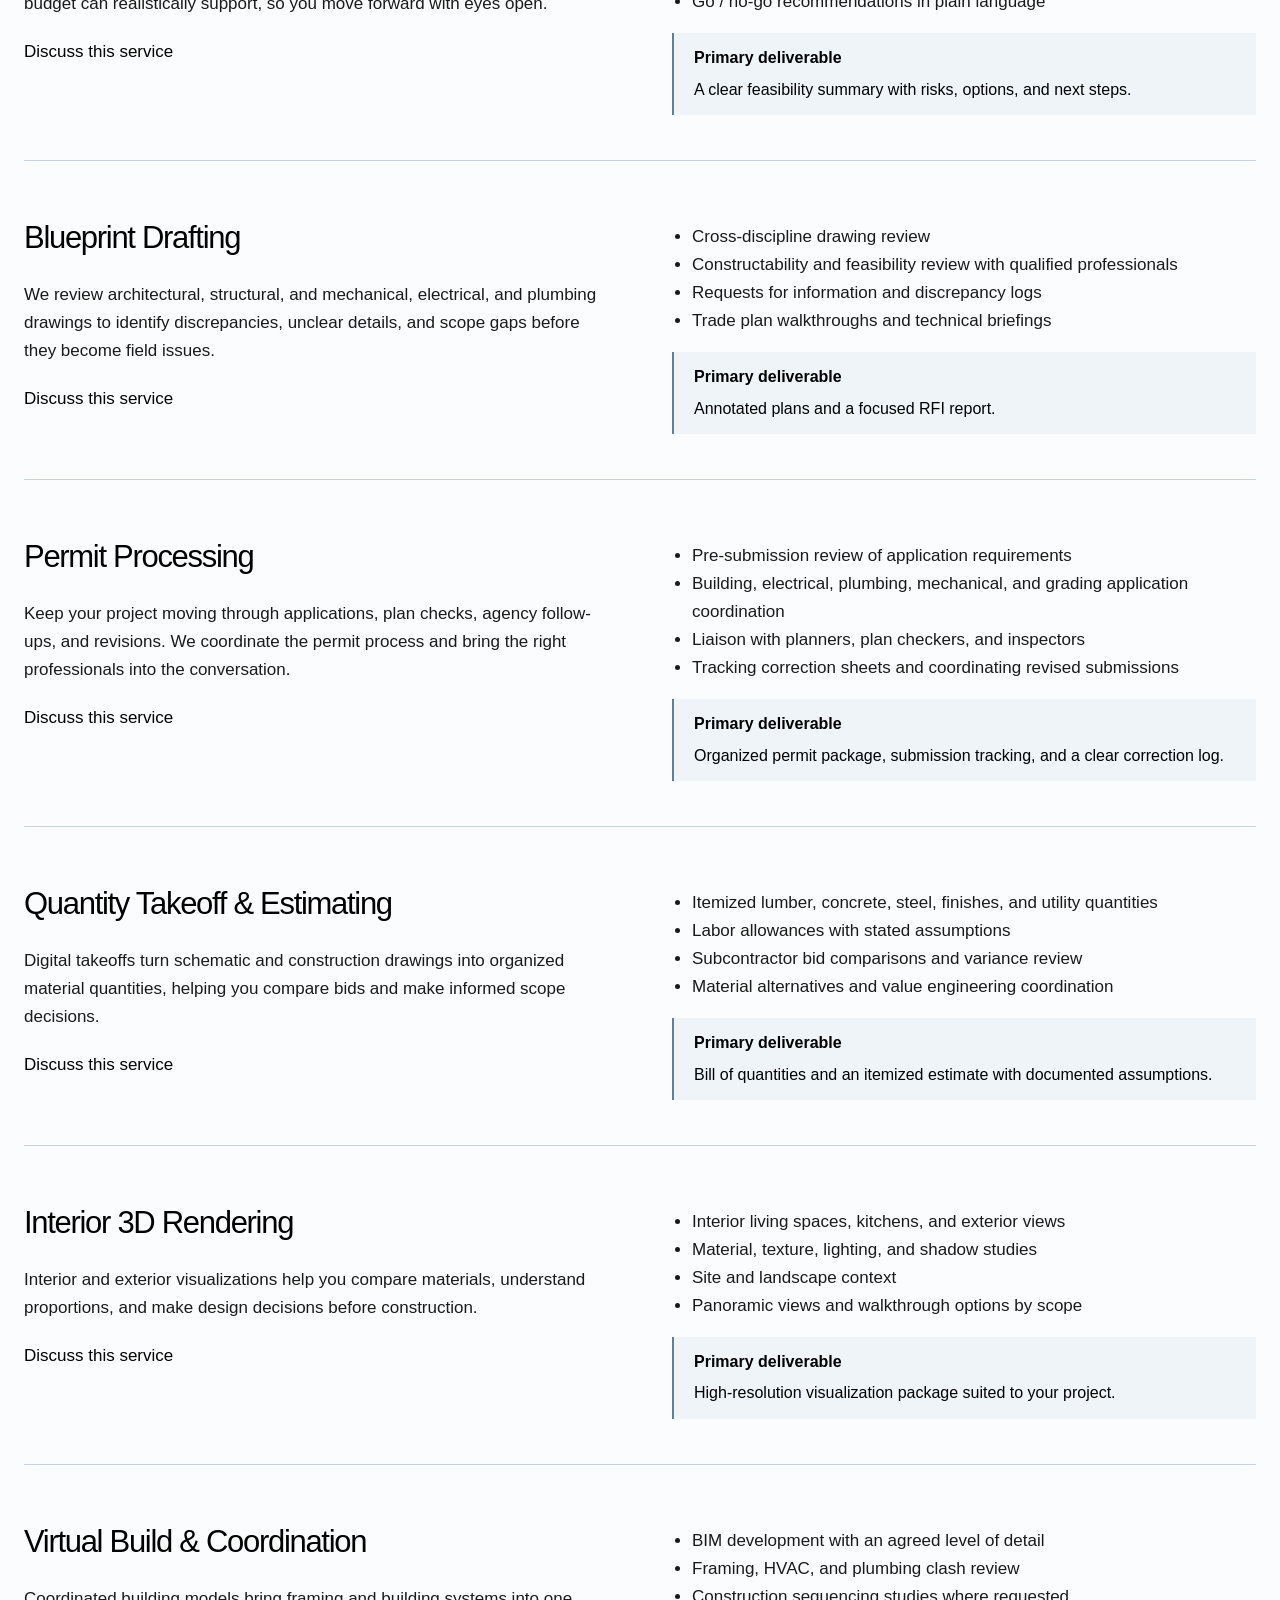
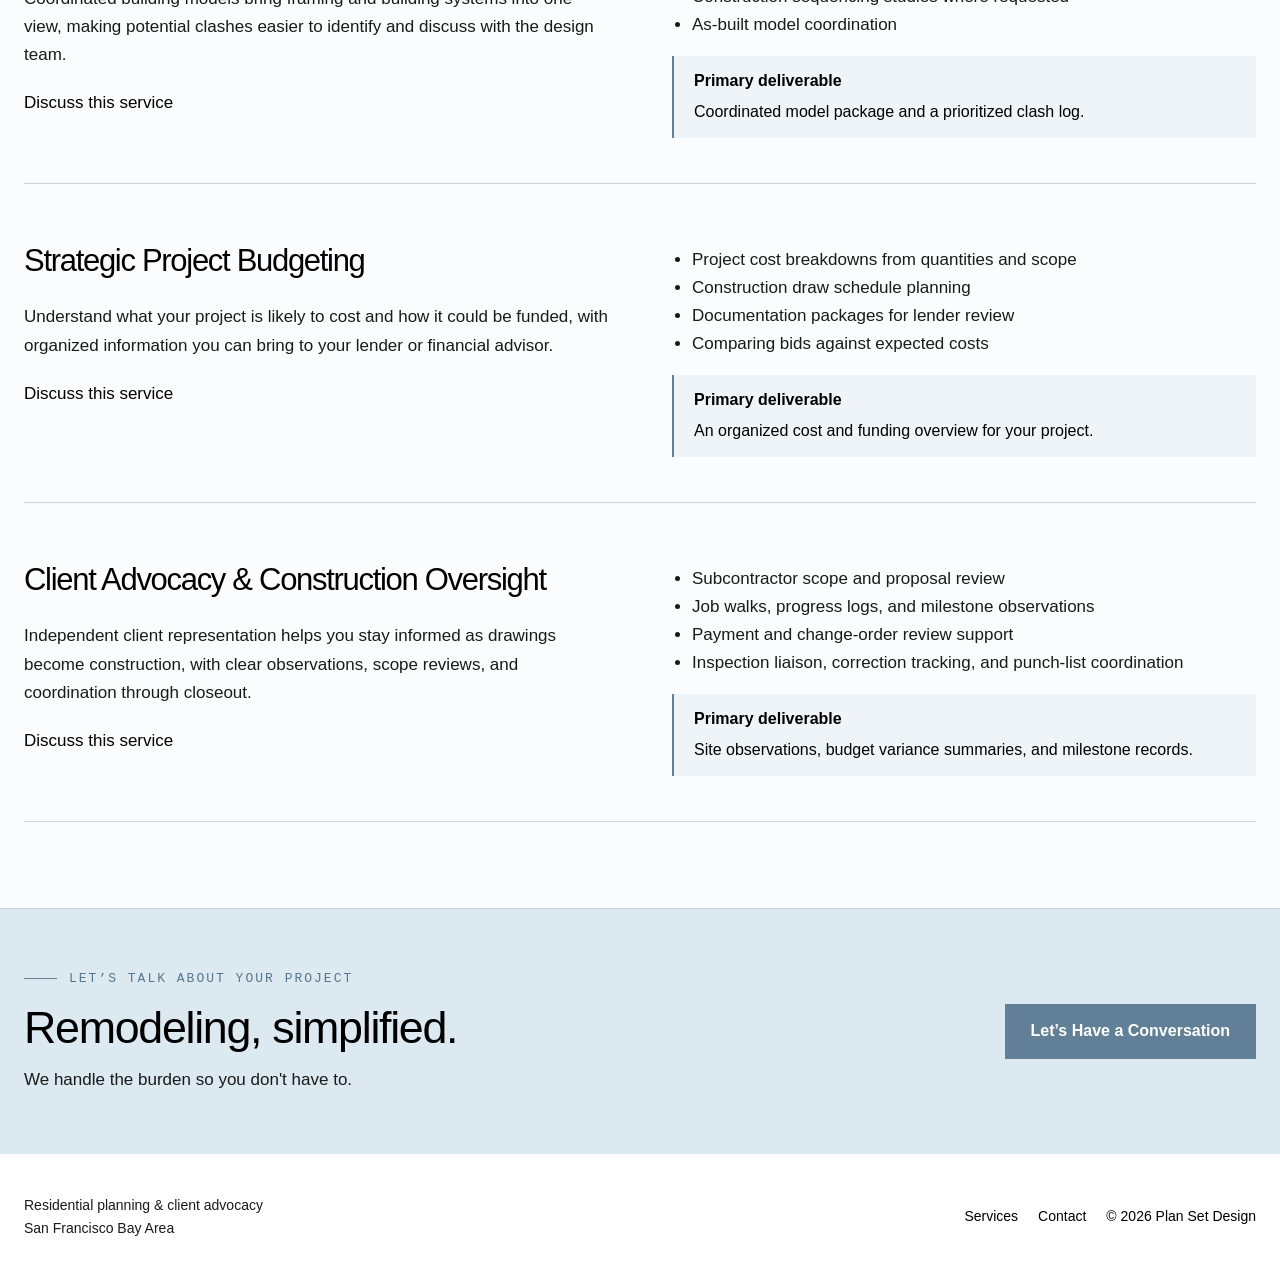
<file: services/index.html>
<!doctype html>
<html lang="en">
  <head>
    <meta charset="utf-8">
    <meta name="viewport" content="width=device-width,initial-scale=1">
    <title>Services | Plan Set Design</title>
    <meta name="description" content="Residential permit coordination, blueprint analysis, quantity takeoffs, rendering, BIM modeling, and independent client advocacy in the San Francisco Bay Area.">
    <link rel="icon" type="image/svg+xml" href="data:image/svg+xml,%3Csvg xmlns=%27http://www.w3.org/2000/svg%27 viewBox=%270 0 32 32%27%3E%3Crect width=%2732%27 height=%2732%27 fill=%27%23617f96%27/%3E%3Ctext x=%279%27 y=%2724%27 font-family=%27Arial%27 font-size=%2724%27 fill=%27white%27%3EP%3C/text%3E%3C/svg%3E">
    <link rel="preconnect" href="https://fonts.googleapis.com"><link rel="preconnect" href="https://fonts.gstatic.com" crossorigin><link rel="stylesheet" href="https://fonts.googleapis.com/css2?family=Dancing+Script:wght@700&display=swap">
    <link rel="stylesheet" href="../styles.css">
    <script src="../script.js" defer></script>
  </head>
  <body>
    <header>
      <div class="header-inner">
        <a class="brand" href="../index.html" aria-label="Plan Set Design home"><img class="brand-logo" src="../logo.png" alt="Plan Set Design logo"></a>
        <button class="menu-button" aria-expanded="false" aria-controls="navigation">Menu</button>
        <nav id="navigation">
          <a href="../index.html" class="">Home</a>
          <a href="../services/index.html" class="active" aria-current="page">Services</a>
          <a href="../process/index.html" class="">Process</a>
          <a href="../portfolio/index.html" class="">Portfolio</a>
          <a href="../about/index.html" class="">About Us</a>
          <a href="../contact/index.html" class="">Contact Us</a>
        </nav>
        <a class="btn header-cta" href="../contact/index.html">Let&rsquo;s Have a Conversation</a>
      </div>
    </header>
    <main>
      <section class="page-hero">
        <div class="container page-hero-split">
          <div>
            <h1>Technical expertise.<br><em>Connected from the start.</em></h1>
            <p>Integrated pre-construction and client support services, shaped around your project’s needs.</p>
          </div>
          <aside class="partner-teaser">
            <div class="eyebrow">
              Our partner network
            </div>
            <h3>Working partnerships with industry leaders.</h3>
            <div class="partner-roles">Architects · Engineers · Interior Designers · Roofers · HVAC</div>
            <p>Experienced architects and engineers willing to take on a residential remodel are hard to find. We work with a trusted few.</p>
            <a class="link" href="../contact/index.html">Ask us about our partners</a>
          </aside>
        </div>
      </section>
      <section class="section">
        <div class="container">
          <div class="grid">
            <a class="card" href="../services/index.html#feasibility-analysis">
              <h3>Feasibility Analysis</h3>
              <p>Know what's possible before you commit.</p>
              <span class="link">Explore the service</span>
            </a>
            <a class="card" href="../services/index.html#blueprint-analysis">
              <h3>Blueprint Drafting</h3>
              <p>Clear, concise blueprint drafting: complete plan sets.</p>
              <span class="link">Explore the service</span>
            </a>
            <a class="card" href="../services/index.html#permit-processing">
              <h3>Permit Processing</h3>
              <p>Municipal coordination, from first submission to final corrections.</p>
              <span class="link">Explore the service</span>
            </a>
            <a class="card" href="../services/index.html#quantity-takeoff">
              <h3>Quantity Takeoff & Estimating</h3>
              <p>See the quantities behind the budget.</p>
              <span class="link">Explore the service</span>
            </a>
            <a class="card" href="../services/index.html#3d-rendering">
              <h3>Interior 3D Rendering</h3>
              <p>Explore the space before you commit.</p>
              <span class="link">Explore the service</span>
            </a>
            <a class="card" href="../services/index.html#bim-modeling">
              <h3>Virtual Build & Coordination</h3>
              <p>Resolve spatial conflicts on screen.</p>
              <span class="link">Explore the service</span>
            </a>
            <a class="card" href="../services/index.html#financial-exploration">
              <h3>Strategic Project Budgeting</h3>
              <p>Understand your funding options with clarity.</p>
              <span class="link">Explore the service</span>
            </a>
            <a class="card" href="../services/index.html#client-advocacy">
              <h3>Client Advocacy & Construction Oversight</h3>
              <p>Your interests, represented in the field.</p>
              <span class="link">Explore the service</span>
            </a>
          </div>
        </div>
      </section>
      <section class="section">
        <div class="container">
          <article class="service-detail" id="feasibility-analysis">
            <div>
              <h2>Feasibility Analysis</h2>
              <p>Before you invest in design and permits, find out what your property and budget can realistically support, so you move forward with eyes open.</p>
              <a class="link" href="../contact/index.html?service=feasibility-analysis">Discuss this service</a>
            </div>
            <div>
              <ul>
                <li>Site and zoning constraints review</li>
                <li>Scope versus budget reality check</li>
                <li>Early identification of permit and code hurdles</li>
                <li>Go / no-go recommendations in plain language</li>
              </ul>
              <div class="deliverable">
                <strong>Primary deliverable</strong>A clear feasibility summary with risks, options, and next steps.
              </div>
            </div>
          </article>
          <article class="service-detail" id="blueprint-analysis">
            <div>
              <h2>Blueprint Drafting</h2>
              <p>We review architectural, structural, and mechanical, electrical, and plumbing drawings to identify discrepancies, unclear details, and scope gaps before they become field issues.</p>
              <a class="link" href="../contact/index.html?service=blueprint-analysis">Discuss this service</a>
            </div>
            <div>
              <ul>
                <li>Cross-discipline drawing review</li>
                <li>Constructability and feasibility review with qualified professionals</li>
                <li>Requests for information and discrepancy logs</li>
                <li>Trade plan walkthroughs and technical briefings</li>
              </ul>
              <div class="deliverable">
                <strong>Primary deliverable</strong>Annotated plans and a focused RFI report.
              </div>
            </div>
          </article>
          <article class="service-detail" id="permit-processing">
            <div>
              <h2>Permit Processing</h2>
              <p>Keep your project moving through applications, plan checks, agency follow-ups, and revisions. We coordinate the permit process and bring the right professionals into the conversation.</p>
              <a class="link" href="../contact/index.html?service=permit-processing">Discuss this service</a>
            </div>
            <div>
              <ul>
                <li>Pre-submission review of application requirements</li>
                <li>Building, electrical, plumbing, mechanical, and grading application coordination</li>
                <li>Liaison with planners, plan checkers, and inspectors</li>
                <li>Tracking correction sheets and coordinating revised submissions</li>
              </ul>
              <div class="deliverable">
                <strong>Primary deliverable</strong>Organized permit package, submission tracking, and a clear correction log.
              </div>
            </div>
          </article>
          <article class="service-detail" id="quantity-takeoff">
            <div>
              <h2>Quantity Takeoff & Estimating</h2>
              <p>Digital takeoffs turn schematic and construction drawings into organized material quantities, helping you compare bids and make informed scope decisions.</p>
              <a class="link" href="../contact/index.html?service=quantity-takeoff">Discuss this service</a>
            </div>
            <div>
              <ul>
                <li>Itemized lumber, concrete, steel, finishes, and utility quantities</li>
                <li>Labor allowances with stated assumptions</li>
                <li>Subcontractor bid comparisons and variance review</li>
                <li>Material alternatives and value engineering coordination</li>
              </ul>
              <div class="deliverable">
                <strong>Primary deliverable</strong>Bill of quantities and an itemized estimate with documented assumptions.
              </div>
            </div>
          </article>
          <article class="service-detail" id="3d-rendering">
            <div>
              <h2>Interior 3D Rendering</h2>
              <p>Interior and exterior visualizations help you compare materials, understand proportions, and make design decisions before construction.</p>
              <a class="link" href="../contact/index.html?service=3d-rendering">Discuss this service</a>
            </div>
            <div>
              <ul>
                <li>Interior living spaces, kitchens, and exterior views</li>
                <li>Material, texture, lighting, and shadow studies</li>
                <li>Site and landscape context</li>
                <li>Panoramic views and walkthrough options by scope</li>
              </ul>
              <div class="deliverable">
                <strong>Primary deliverable</strong>High-resolution visualization package suited to your project.
              </div>
            </div>
          </article>
          <article class="service-detail" id="bim-modeling">
            <div>
              <h2>Virtual Build & Coordination</h2>
              <p>Coordinated building models bring framing and building systems into one view, making potential clashes easier to identify and discuss with the design team.</p>
              <a class="link" href="../contact/index.html?service=bim-modeling">Discuss this service</a>
            </div>
            <div>
              <ul>
                <li>BIM development with an agreed level of detail</li>
                <li>Framing, HVAC, and plumbing clash review</li>
                <li>Construction sequencing studies where requested</li>
                <li>As-built model coordination</li>
              </ul>
              <div class="deliverable">
                <strong>Primary deliverable</strong>Coordinated model package and a prioritized clash log.
              </div>
            </div>
          </article>
          <article class="service-detail" id="financial-exploration">
            <div>
              <h2>Strategic Project Budgeting</h2>
              <p>Understand what your project is likely to cost and how it could be funded, with organized information you can bring to your lender or financial advisor.</p>
              <a class="link" href="../contact/index.html?service=financial-exploration">Discuss this service</a>
            </div>
            <div>
              <ul>
                <li>Project cost breakdowns from quantities and scope</li>
                <li>Construction draw schedule planning</li>
                <li>Documentation packages for lender review</li>
                <li>Comparing bids against expected costs</li>
              </ul>
              <div class="deliverable">
                <strong>Primary deliverable</strong>An organized cost and funding overview for your project.
              </div>
            </div>
          </article>
          <article class="service-detail" id="client-advocacy">
            <div>
              <h2>Client Advocacy & Construction Oversight</h2>
              <p>Independent client representation helps you stay informed as drawings become construction, with clear observations, scope reviews, and coordination through closeout.</p>
              <a class="link" href="../contact/index.html?service=client-advocacy">Discuss this service</a>
            </div>
            <div>
              <ul>
                <li>Subcontractor scope and proposal review</li>
                <li>Job walks, progress logs, and milestone observations</li>
                <li>Payment and change-order review support</li>
                <li>Inspection liaison, correction tracking, and punch-list coordination</li>
              </ul>
              <div class="deliverable">
                <strong>Primary deliverable</strong>Site observations, budget variance summaries, and milestone records.
              </div>
            </div>
          </article>
        </div>
      </section>
      <section class="cta">
        <div class="container">
          <div>
            <div class="eyebrow">
              Let’s talk about your project
            </div>
            <h2>Remodeling, simplified.</h2>
            <p>We handle the burden so you don't have to.</p>
          </div>
          <a class="btn" href="../contact/index.html">Let&rsquo;s Have a Conversation</a>
        </div>
      </section>
    </main>
    <footer>
      <div class="container footer-inner">
        <p>Residential planning & client advocacy<br>San Francisco Bay Area</p>
        <div class="footer-links">
          <a href="../services/index.html">Services</a>
          <a href="../contact/index.html">Contact</a>
          <span>© 2026 Plan Set Design</span>
        </div>
      </div>
    </footer>
  </body>
</html>
</file>
<file: styles.css>
:root {
  --ink:#000;
  --blue:#617f96;
  --light:#e9f0f4;
  --line:#c7d4de;
  --muted:#1a1a1a;
}

* {
  box-sizing:border-box;
}

html {
  scroll-behavior:smooth;
}

body {
  margin:0;
  background:#f8fafb;
  color:var(--ink);
  font:17px/1.65 Arial,Helvetica,sans-serif;
}

body:before {
  content:'';
  position:fixed;
  inset:0;
  background:url('blueprint.png') center/cover;
  opacity:.55;
  z-index:-1;
  pointer-events:none;
}

a {
  color:inherit;
  text-decoration:none;
}

button,input,select,textarea {
  font:inherit;
}

button,a,input,select,textarea {
  outline-offset:5px;
}

header {
  background:linear-gradient(rgba(255,255,255,.25),rgba(255,255,255,.25)),url('header-sketch.jpg') center 38%/cover,#fff;
  border-bottom:1px solid var(--line);
  position:sticky;
  top:0;
  z-index:10;
}

.header-inner {
  max-width:1400px;
  margin:auto;
  padding:8px 24px;
  display:flex;
  align-items:center;
  gap:clamp(16px,2.5vw,36px);
}

.brand {
  display:flex;
  align-items:center;
  gap:12px;
  line-height:1.08;
  font-size:23px;
  font-weight:750;
  letter-spacing:1px;
}

.brand-logo {
  height:clamp(72px,8vw,112px);
  width:auto;
  display:block;
}

.brand small {
  font-size:12px;
  display:block;
  letter-spacing:3px;
  margin-top:7px;
  font-weight:400;
}

nav {
  display:flex;
  align-items:center;
  gap:clamp(14px,2vw,32px);
}

nav a {
  font-size:clamp(16px,1.5vw,21px);
  white-space:nowrap;
}

.header-cta {
  margin-left:auto;
  font-size:16px;
  padding:14px 24px;
  white-space:nowrap;
}

nav a.active {
  color:var(--blue);
  box-shadow:0 2px var(--blue);
}

.btn {
  display:inline-flex;
  align-items:center;
  justify-content:center;
  min-height:50px;
  padding:13px 25px;
  background:var(--blue);
  color:white;
  border:1px solid var(--blue);
  cursor:pointer;
  font-weight:600;
  font-size:16px;
  transition:.2s;
}

.btn:hover {
  background:#496a83;
}

.btn.secondary {
  background:rgba(255,255,255,.85);
  color:var(--ink);
  border-color:var(--line);
}

.menu-button {
  display:none;
  background:transparent;
  border:1px solid var(--line);
  padding:8px 12px;
}

.container {
  max-width:1280px;
  margin:auto;
  padding:0 24px;
}

.hero {
  min-height:640px;
  display:flex;
  align-items:center;
  position:relative;
  border-bottom:1px solid var(--line);
  overflow:hidden;
}

.hero:before {
  content:'';
  position:absolute;
  inset:0;
  background:linear-gradient(90deg,rgba(255,255,255,.55),rgba(255,255,255,.2) 45%,rgba(255,255,255,.45) 70%,rgba(255,255,255,.55));
  z-index:-1;
}

.hero .container {
  width:100%;
}

/* Home page hero: headline block, logo lives in the header */
.hero-layout {
  display:flex;
  align-items:center;
}

.hero-layout > div {
  min-width:0;
}

.eyebrow {
  font:13px/1.5 monospace;
  letter-spacing:2px;
  text-transform:uppercase;
  color:#57778f;
  display:flex;
  gap:12px;
  align-items:center;
}

.eyebrow:before {
  content:'';
  width:33px;
  height:1px;
  background:var(--blue);
}

h1 {
  font-size:clamp(44px,5.9vw,78px);
  line-height:1.04;
  font-weight:500;
  letter-spacing:-3px;
  max-width:830px;
  margin:25px 0;
  overflow-wrap:break-word;
}

h1 em {
  font-family:Georgia,serif;
  font-weight:400;
  color:var(--blue);
}

h2 {
  font-size:clamp(30px,3.5vw,46px);
  line-height:1.15;
  font-weight:500;
  letter-spacing:-1.3px;
  margin:14px 0 25px;
}

h3 {
  font-size:23px;
  line-height:1.25;
  margin:17px 0 12px;
  font-weight:500;
}

p {
  margin:0 0 20px;
  color:var(--muted);
}

.hero p {
  max-width:590px;
  font-size:20px;
  line-height:1.6;
}

.actions {
  display:flex;
  gap:14px;
  flex-wrap:wrap;
  margin:32px 0;
}

.hero-note {
  font:italic bold 24px Georgia,'Times New Roman',serif;
  color:#000;
  margin-top:44px;
  letter-spacing:.5px;
}

.section {
  padding:86px 0;
  border-bottom:1px solid var(--line);
  background:rgba(255,255,255,.45);
}

.section.tint {
  background:rgba(229,237,243,.6);
}

.section-head {
  display:flex;
  justify-content:flex-start;
  align-items:end;
  gap:clamp(24px,6vw,96px);
  margin-bottom:30px;
}

.section-head h2 {
  max-width:720px;
  margin-bottom:0;
}

.section-head p {
  max-width:440px;
  margin:0;
}

.grid {
  display:grid;
  grid-template-columns:repeat(4,minmax(0,1fr));
  gap:clamp(18px,2.5vw,32px);
  position:relative;
}

.card {
  padding:30px;
  background:rgba(255,255,255,.84);
  border:1px solid var(--line);
  transition:.2s;
}

.card:hover {
  border-color:var(--blue);
  box-shadow:inset 0 0 0 1px var(--blue);
}

.number {
  font:14px monospace;
  color:var(--blue);
  letter-spacing:1px;
}

.card p {
  font-size:16px;
}

.card .link {
  font-size:14px;
  text-decoration:underline;
  text-underline-offset:5px;
  color:var(--blue);
}

.pillars {
  display:grid;
  grid-template-columns:repeat(3,minmax(0,1fr));
  gap:clamp(24px,5vw,72px);
  margin-top:40px;
}

.pillar {
  border-top:1px solid var(--blue);
  padding-top:22px;
  text-align:center;
}

.partner-list {
  list-style:none;
  padding:0;
  margin:60px 0 0;
  display:flex;
  flex-wrap:wrap;
  justify-content:center;
  gap:16px 24px;
}

.partner-list li {
  padding:12px 22px;
  border:1px solid var(--blue);
  background:rgba(255,255,255,.85);
  color:var(--ink);
  font-size:17px;
}

.pillar p {
  max-width:460px;
  margin-left:auto;
  margin-right:auto;
  text-wrap:balance;
}

.steps {
  display:grid;
  grid-template-columns:repeat(4,minmax(0,1fr));
  gap:clamp(20px,4vw,56px);
  margin-top:45px;
}

.step {
  border-top:1px solid var(--blue);
  padding-top:22px;
}

.step h3 {
  font-size:21px;
}

.step p {
  font-size:16px;
}

.split {
  display:grid;
  grid-template-columns:repeat(2,minmax(0,1fr));
  gap:clamp(28px,6vw,80px);
  align-items:start;
}

.drawing {
  min-height:390px;
  background:rgba(255,255,255,.45) url('blueprint.png') right center/cover;
  border:1px solid var(--line);
  position:relative;
}

.drawing-label {
  position:absolute;
  bottom:15px;
  left:20px;
  font:12px monospace;
  letter-spacing:1px;
  background:rgba(255,255,255,.9);
  padding:8px 12px;
}

.page-hero {
  padding:80px 0 60px;
  border-bottom:1px solid var(--line);
  background:rgba(255,255,255,.5);
}

.page-hero h1 {
  font-size:clamp(42px,5vw,65px);
  max-width:960px;
}

.page-hero p {
  max-width:680px;
  font-size:20px;
}

/* Page banner with a teaser card on the right, over the drawing */
.page-hero-split {
  display:flex;
  justify-content:space-between;
  align-items:center;
  gap:60px;
}

.partner-teaser {
  flex:0 1 520px;
  padding:34px 38px;
  background:rgba(255,255,255,.9);
  border:1px solid var(--line);
  border-left:4px solid var(--blue);
  box-shadow:0 10px 30px rgba(30,56,92,.08);
}

.partner-teaser h3 {
  font-size:24px;
  margin:10px 0 12px;
}

.partner-roles {
  font-size:15px;
  font-weight:700;
  letter-spacing:1.5px;
  text-transform:uppercase;
  color:var(--blue);
  margin-bottom:14px;
}

.page-hero .partner-teaser p {
  font-size:17px;
  margin-bottom:16px;
}

.partner-teaser .link {
  color:var(--blue);
  text-decoration:underline;
  text-underline-offset:5px;
}

.service-detail {
  scroll-margin-top:110px;
  display:grid;
  grid-template-columns:repeat(2,minmax(0,1fr));
  gap:clamp(24px,5vw,64px);
  border-bottom:1px solid var(--line);
  padding:45px 0;
}

.service-detail h2 {
  font-size:31px;
}

.service-detail ul {
  padding-left:20px;
  color:var(--muted);
}

.deliverable {
  border-left:2px solid var(--blue);
  padding:12px 20px;
  background:rgba(233,240,244,.65);
  font-size:16px;
}

.deliverable strong {
  display:block;
  color:var(--ink);
  margin-bottom:5px;
}

.process-row {
  display:grid;
  grid-template-columns:1.1fr 1fr;
  gap:35px;
  padding:38px 0;
  border-top:1px solid var(--line);
}

.process-row ul {
  padding-left:20px;
  color:var(--muted);
}

.process-row h2 {
  font-size:30px;
}

.portfolio-grid {
  display:grid;
  grid-template-columns:1fr 1fr;
  gap:30px;
}

.portfolio-card {
  border:1px solid var(--line);
  background:white;
}

.portfolio-card .drawing {
  min-height:330px;
  border:0;
}

.portfolio-card:nth-child(2) .drawing {
  background-position:left bottom;
}

.portfolio-copy {
  padding:30px;
}

.tag {
  font:12px monospace;
  letter-spacing:1px;
  padding:5px 9px;
  background:var(--light);
  color:#4b6b82;
  display:inline-block;
}

.values {
  display:flex;
  flex-direction:column;
  gap:18px;
}

.values article {
  border-top:1px solid var(--line);
  padding-top:10px;
}

.cta {
  padding:60px 0;
  background:rgba(217,230,239,.88);
}

.cta .container {
  display:flex;
  justify-content:space-between;
  align-items:center;
  gap:30px;
}

.cta h2 {
  margin-bottom:12px;
}

.cta p {
  margin:0;
}

.form-card {
  background:rgba(255,255,255,.96);
  padding:35px;
  border:1px solid var(--line);
}

.form-grid {
  display:grid;
  grid-template-columns:1fr 1fr;
  gap:20px;
}

.field {
  display:flex;
  flex-direction:column;
  gap:7px;
}

.field.full {
  grid-column:1/-1;
}

label {
  font-size:14px;
  font-weight:600;
}

input,textarea,select {
  width:100%;
  padding:12px;
  border:1px solid var(--line);
  color:var(--ink);
  background:#fafcfd;
  border-radius:0;
}

textarea {
  resize:vertical;
  min-height:125px;
}

.form-note {
  font-size:14px;
  margin:20px 0;
}

#form-result {
  padding:20px;
  background:var(--light);
  margin-top:20px;
}

footer {
  padding:40px 0;
  background:rgba(255,255,255,.94);
}

.footer-inner {
  display:flex;
  justify-content:space-between;
  gap:25px;
  align-items:center;
}

/* Footer name: P, S, D solid navy; the other letters outlined with a see-through light blue fill */
.footer-brand {
  display:block;
  font-family:'Dancing Script',cursive;
  font-weight:700;
  font-size:58px;
  letter-spacing:0;
  line-height:1;
  color:#1e385c;
}

.footer-brand .outline {
  color:#5b8fc7;
}

footer p {
  font-size:14px;
  margin:0;
}

.footer-links {
  display:flex;
  gap:20px;
  font-size:14px;
}

.mobile-only {
  display:none;
}

.scroll-table {
  overflow:auto;
}

table {
  border-collapse:collapse;
  width:100%;
  background:rgba(255,255,255,.9);
  font-size:16px;
}

td,th {
  padding:18px;
  border-bottom:1px solid var(--line);
  text-align:left;
}

th {
  background:var(--light);
}

@media(max-width:1180px) {
  .header-cta {
    display:none;
  }
  nav {
    margin-left:auto;
  }
}

@media(max-width:1050px) {
  .header-inner {
    position:relative;
    justify-content:space-between;
  }
  .menu-button {
    display:block;
    order:2;
  }
  nav {
    display:none;
    position:absolute;
    top:100%;
    left:0;
    right:0;
    background:white;
    padding:24px;
    flex-direction:column;
    align-items:flex-start;
    gap:18px;
    border-bottom:1px solid var(--line);
  }
  nav.open {
    display:flex;
  }
  nav a {
    font-size:20px;
  }
  .pillars,.split,.service-detail {
    grid-template-columns:1fr;
  }
  .pillars {
    max-width:640px;
    margin-left:auto;
    margin-right:auto;
  }
  .section-head {
    flex-direction:column;
    align-items:flex-start;
    gap:16px;
  }
  .page-hero-split {
    flex-direction:column;
    align-items:flex-start;
  }
  .partner-teaser {
    flex:none;
    width:100%;
  }
  .hero {
    min-height:590px;
  }
  .grid {
    grid-template-columns:repeat(2,1fr);
  }
  .steps {
    grid-template-columns:repeat(2,1fr);
  }
}

@media(max-width:720px) {
  .header-inner {
    padding:8px 16px;
  }
  .brand {
    font-size:20px;
  }
  .brand small {
    font-size:10px;
  }
  .brand-logo {
    height:72px;
  }
  .container {
    padding:0 16px;
  }
  .hero {
    min-height:610px;
  }
  .hero:before {
    background:rgba(255,255,255,.55);
  }
  .hero-layout {
    flex-direction:column;
    align-items:flex-start;
    gap:30px;
    padding-top:30px;
  }
  .page-hero-split {
    display:block;
  }
  .partner-teaser {
    margin:30px 0 0;
  }
  h1 {
    letter-spacing:-1.8px;
    font-size:49px;
  }
  .hero p {
    font-size:18px;
  }
  .hero-note {
    font-size:12px;
    max-width:290px;
  }
  .section {
    padding:58px 0;
  }
  .section-head,.cta .container,.footer-inner {
    display:block;
  }
  .section-head p {
    margin-top:22px;
  }
  .grid,.pillars,.split,.portfolio-grid {
    grid-template-columns:1fr;
    gap:25px;
  }
  .steps {
    gap:24px;
  }
  .step h3 {
    font-size:19px;
  }
  .service-detail,.process-row {
    grid-template-columns:1fr;
    gap:8px;
  }
  .page-hero {
    padding:55px 0 35px;
  }
  .page-hero h1 {
    font-size:43px;
  }
  .page-hero p {
    font-size:18px;
  }
  .form-card {
    padding:22px;
  }
  .form-grid {
    grid-template-columns:1fr;
  }
  .field.full {
    grid-column:auto;
  }
  .cta .btn {
    margin-top:24px;
  }
  .footer-links {
    margin-top:25px;
    flex-wrap:wrap;
  }
  .drawing {
    min-height:290px;
  }
  .card {
    padding:25px;
  }
  .steps {
    grid-template-columns:1fr 1fr;
  }
}
</file>
